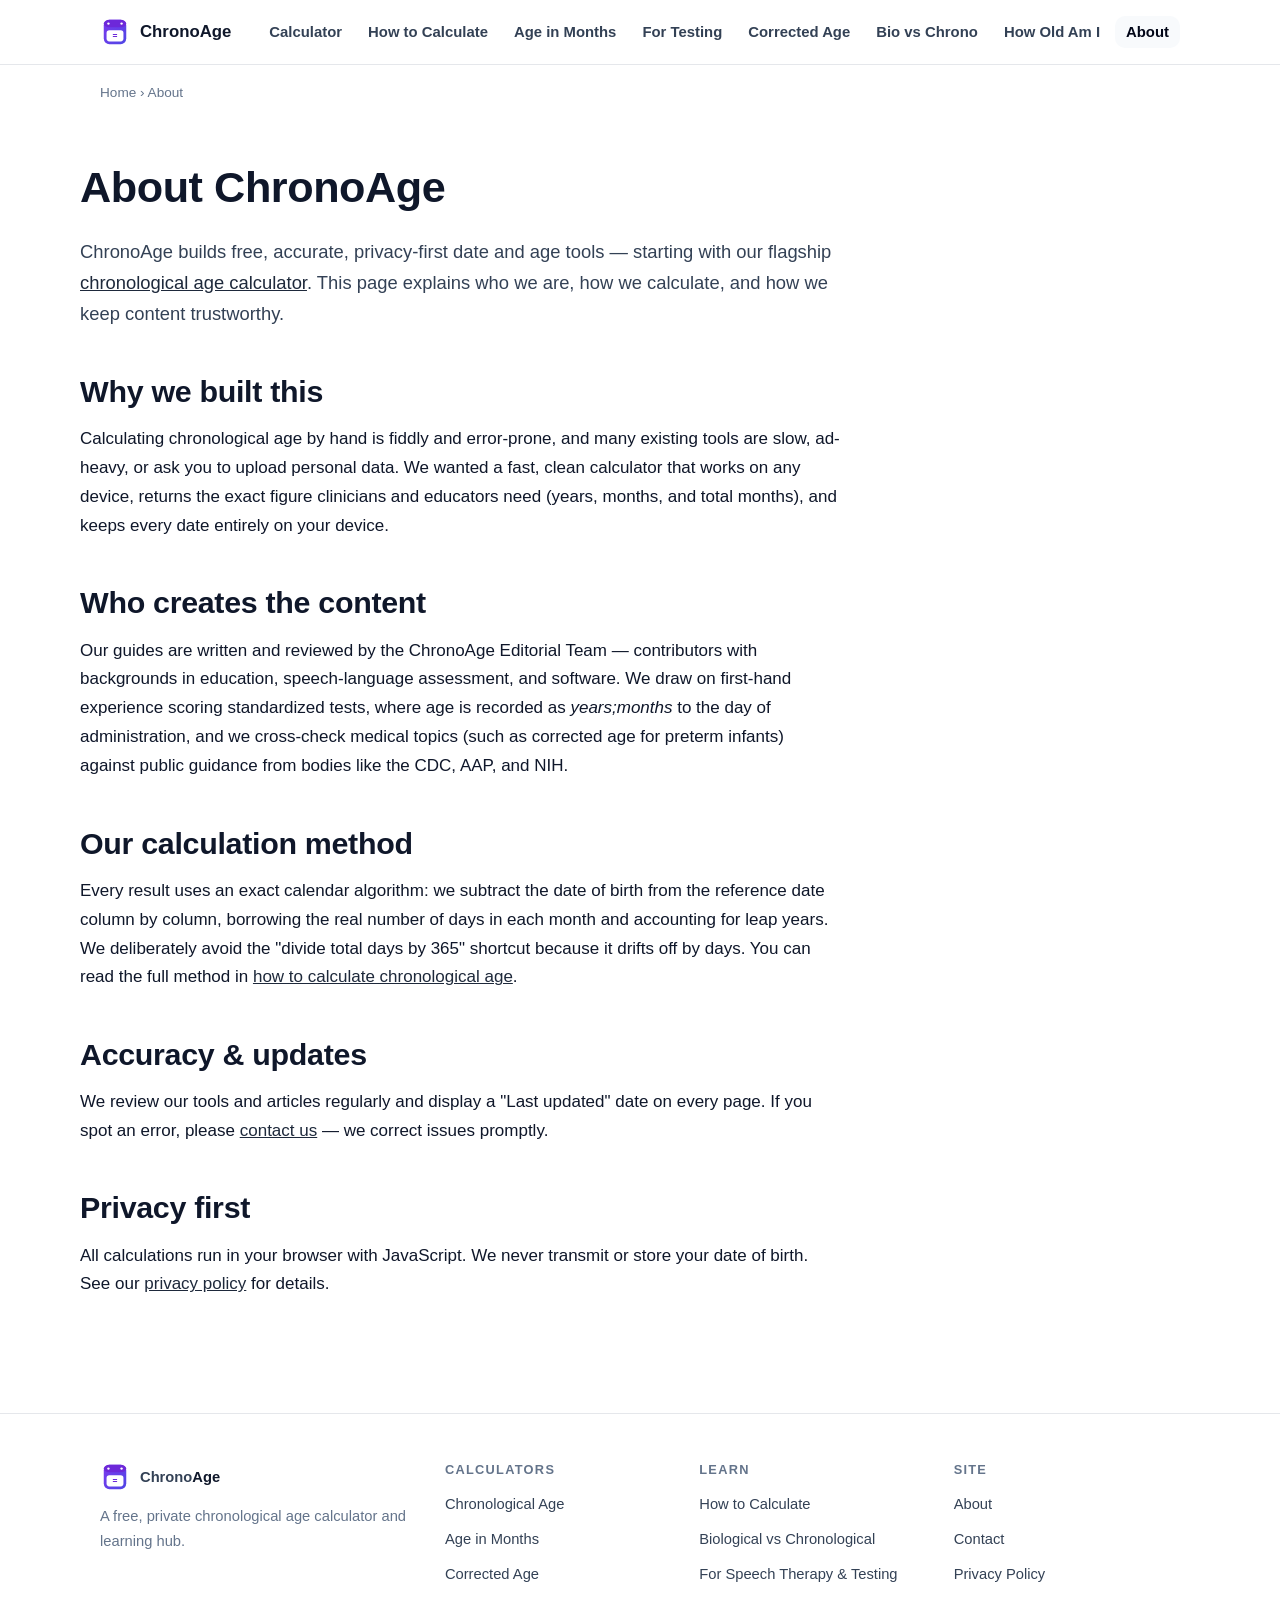
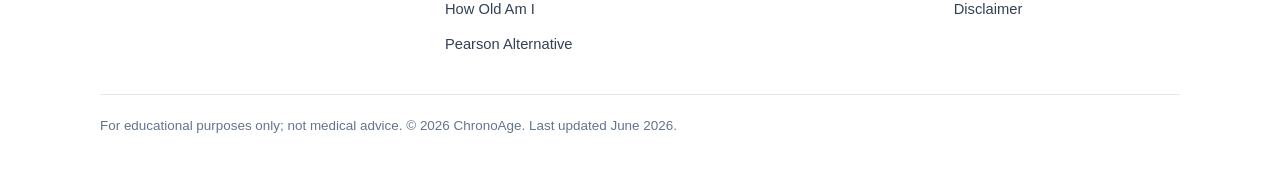
<file: about.html>
<!DOCTYPE html>
<html lang="en">
<head>
<meta charset="UTF-8">
<meta name="viewport" content="width=device-width, initial-scale=1">
<title>About ChronoAge – Our Chronological Age Calculator &amp; Method</title>
<meta name="description" content="About ChronoAge: who builds our free chronological age calculator, our calculation method, accuracy commitment, and content review and update policy.">
<link rel="canonical" href="https://chronological-age-calculator.example/about.html">
<meta name="theme-color" content="#ffffff">
<link rel="icon" type="image/svg+xml" href="assets/img/logo-mark.svg">
<link rel="manifest" href="manifest.webmanifest">
<link rel="stylesheet" href="assets/css/styles.css">
<script type="application/ld+json">
{"@context":"https://schema.org","@type":"Organization","name":"ChronoAge","url":"https://chronological-age-calculator.example/","logo":"https://chronological-age-calculator.example/assets/img/logo-mark.svg","description":"A free, privacy-first chronological age calculator and educational hub."}
</script>
</head>
<body>
<a class="skip-link" href="#main">Skip to content</a>
<header class="site-header">
  <div class="container nav">
    <a class="brand" href="index.html" aria-label="Chronological Age Calculator home"><img src="assets/img/logo-mark.svg" width="30" height="30" alt=""><span>Chrono<b>Age</b></span></a>
    <button class="nav-toggle" aria-label="Toggle menu" aria-expanded="false" aria-controls="nav-links"><svg viewBox="0 0 24 24" fill="none" stroke="currentColor" stroke-width="2"><path d="M3 6h18M3 12h18M3 18h18" stroke-linecap="round"/></svg></button>
    <ul class="nav-links" id="nav-links">
      <li><a href="index.html">Calculator</a></li>
      <li><a href="how-to-calculate-chronological-age.html">How to Calculate</a></li>
      <li><a href="age-in-months-calculator.html">Age in Months</a></li>
      <li><a href="chronological-age-calculator-for-testing.html">For Testing</a></li>
      <li><a href="corrected-age-calculator.html">Corrected Age</a></li>
      <li><a href="biological-vs-chronological-age.html">Bio vs Chrono</a></li>
      <li><a href="how-old-am-i.html">How Old Am I</a></li>
      <li><a href="about.html" aria-current="page">About</a></li>
    </ul>
  </div>
</header>
<main id="main">
<div class="container"><nav class="breadcrumb" aria-label="Breadcrumb"><a href="index.html">Home</a> › About</nav></div>
<section class="section container">
  <div class="prose">
    <h1>About ChronoAge</h1>
    <p class="lead">ChronoAge builds free, accurate, privacy-first date and age tools — starting with our flagship <a href="index.html">chronological age calculator</a>. This page explains who we are, how we calculate, and how we keep content trustworthy.</p>

    <h2>Why we built this</h2>
    <p>Calculating chronological age by hand is fiddly and error-prone, and many existing tools are slow, ad-heavy, or ask you to upload personal data. We wanted a fast, clean calculator that works on any device, returns the exact figure clinicians and educators need (years, months, and total months), and keeps every date entirely on your device.</p>

    <h2>Who creates the content</h2>
    <p>Our guides are written and reviewed by the ChronoAge Editorial Team — contributors with backgrounds in education, speech-language assessment, and software. We draw on first-hand experience scoring standardized tests, where age is recorded as <em>years;months</em> to the day of administration, and we cross-check medical topics (such as corrected age for preterm infants) against public guidance from bodies like the CDC, AAP, and NIH.</p>

    <h2>Our calculation method</h2>
    <p>Every result uses an exact calendar algorithm: we subtract the date of birth from the reference date column by column, borrowing the real number of days in each month and accounting for leap years. We deliberately avoid the "divide total days by 365" shortcut because it drifts off by days. You can read the full method in <a href="how-to-calculate-chronological-age.html">how to calculate chronological age</a>.</p>

    <h2>Accuracy &amp; updates</h2>
    <p>We review our tools and articles regularly and display a "Last updated" date on every page. If you spot an error, please <a href="contact.html">contact us</a> — we correct issues promptly.</p>

    <h2>Privacy first</h2>
    <p>All calculations run in your browser with JavaScript. We never transmit or store your date of birth. See our <a href="privacy-policy.html">privacy policy</a> for details.</p>
  </div>
</section>
</main>
<footer class="site-footer"><div class="container">
  <div class="footer-grid">
    <div><a class="brand" href="index.html"><img src="assets/img/logo-mark.svg" width="30" height="30" alt=""> <span>Chrono<b>Age</b></span></a><p style="color:var(--muted);font-size:.92rem;margin-top:12px">A free, private chronological age calculator and learning hub.</p></div>
    <div><h4>Calculators</h4><ul><li><a href="index.html">Chronological Age</a></li><li><a href="age-in-months-calculator.html">Age in Months</a></li><li><a href="corrected-age-calculator.html">Corrected Age</a></li><li><a href="how-old-am-i.html">How Old Am I</a></li><li><a href="pearson-chronological-age-calculator.html">Pearson Alternative</a></li></ul></div>
    <div><h4>Learn</h4><ul><li><a href="how-to-calculate-chronological-age.html">How to Calculate</a></li><li><a href="biological-vs-chronological-age.html">Biological vs Chronological</a></li><li><a href="chronological-age-calculator-for-testing.html">For Speech Therapy &amp; Testing</a></li></ul></div>
    <div><h4>Site</h4><ul><li><a href="about.html">About</a></li><li><a href="contact.html">Contact</a></li><li><a href="privacy-policy.html">Privacy Policy</a></li><li><a href="disclaimer.html">Disclaimer</a></li></ul></div>
  </div>
  <div class="footer-bottom"><p>For educational purposes only; not medical advice. &copy; <span id="year">2026</span> ChronoAge. Last updated June 2026.</p></div>
</div></footer>
<script src="assets/js/app.js" defer></script>
</body>
</html>
</file>
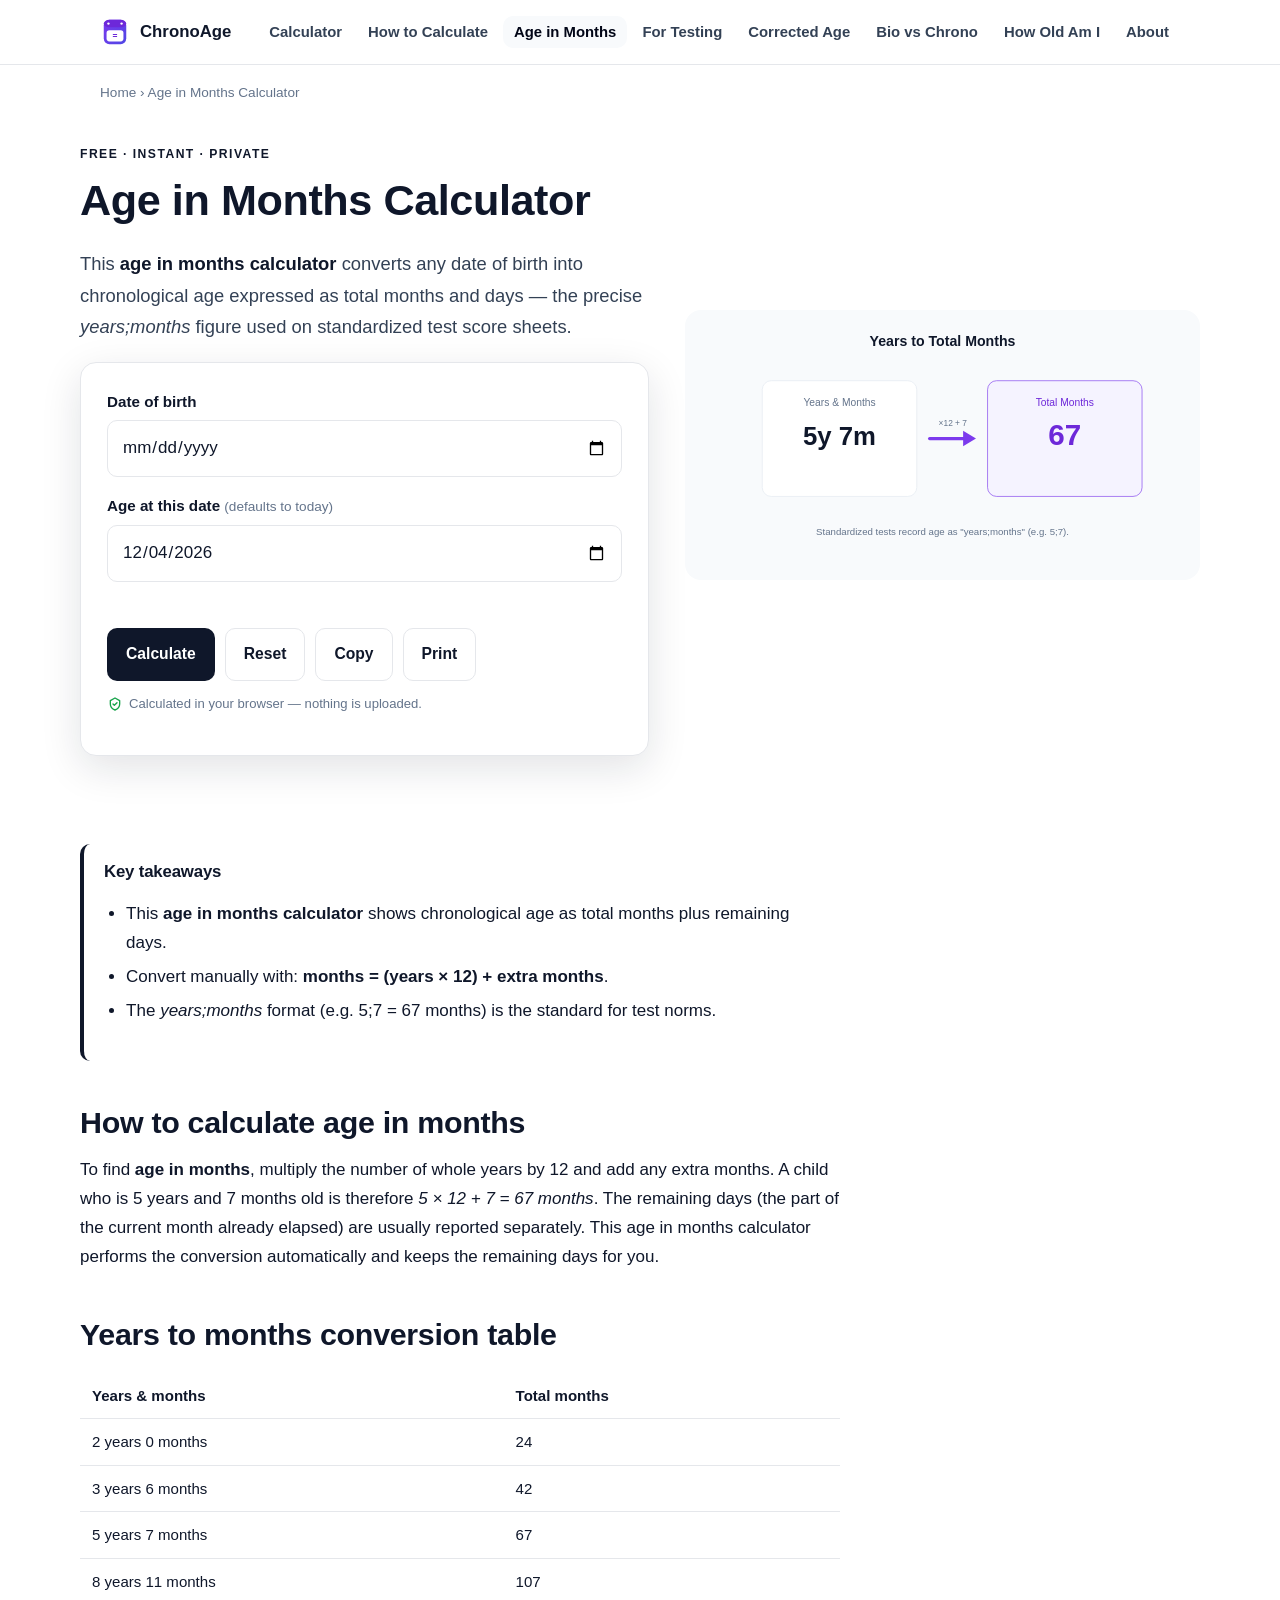
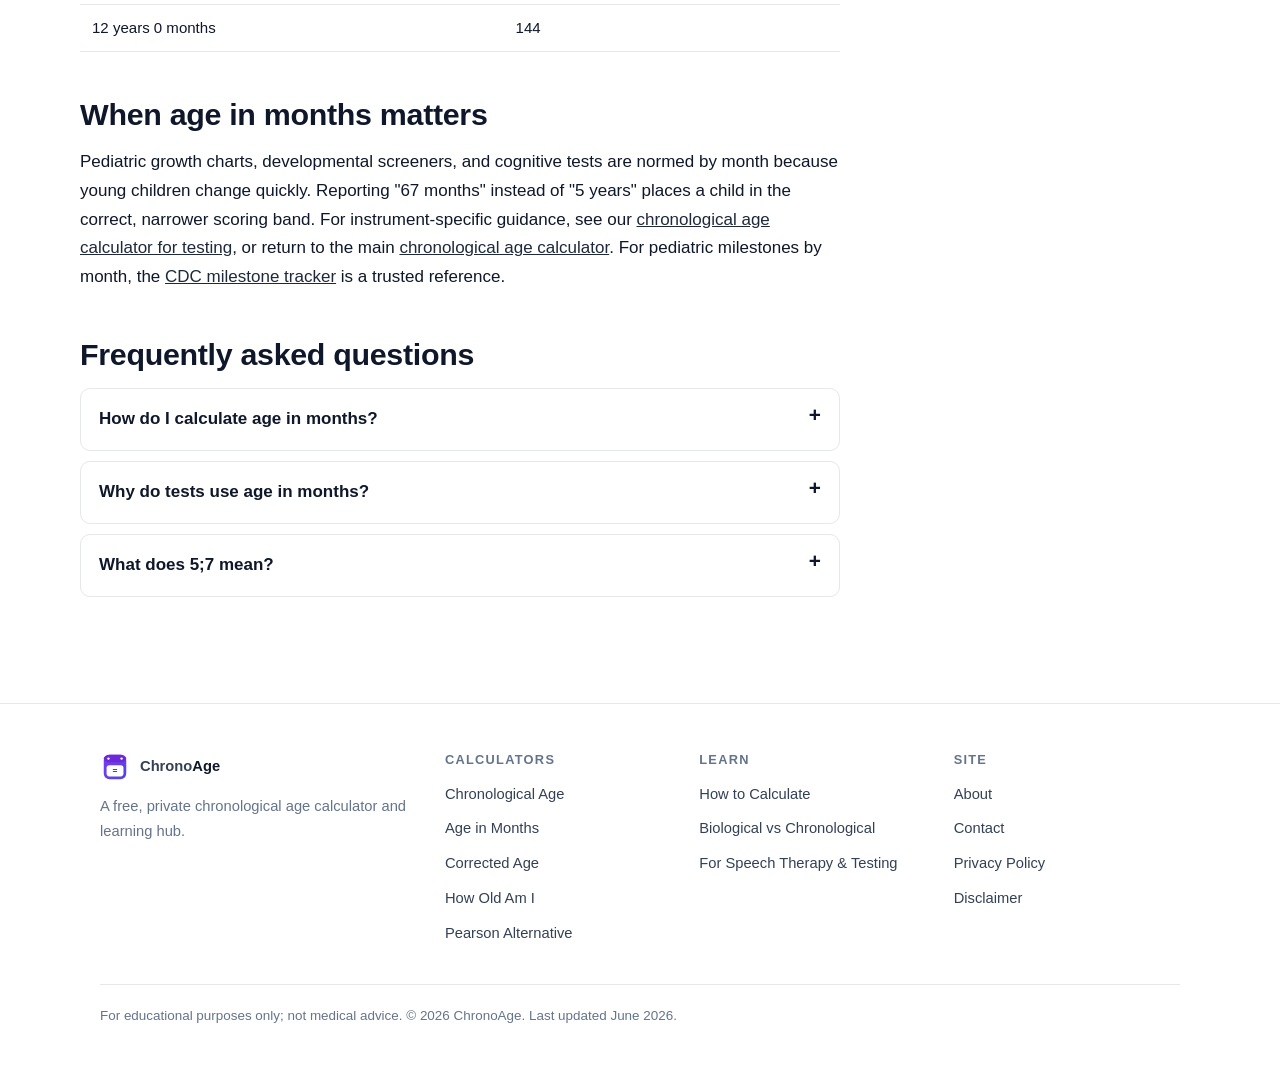
<file: age-in-months-calculator.html>
<!DOCTYPE html>
<html lang="en">
<head>
<meta charset="UTF-8">
<meta name="viewport" content="width=device-width, initial-scale=1">
<title>Age in Months Calculator – Chronological Age in Months &amp; Days</title>
<meta name="description" content="Free age in months calculator. Convert any date of birth to chronological age in total months and days — the years;months format used by standardized tests.">
<link rel="canonical" href="https://chronological-age-calculator.example/age-in-months-calculator.html">
<meta name="theme-color" content="#ffffff">
<meta property="og:type" content="article">
<meta property="og:title" content="Age in Months Calculator – Chronological Age in Months &amp; Days">
<meta property="og:description" content="Convert a date of birth to chronological age in total months and days.">
<meta property="og:image" content="https://chronological-age-calculator.example/assets/img/age-in-months-calculator-table.svg">
<meta name="twitter:card" content="summary_large_image">
<link rel="icon" type="image/svg+xml" href="assets/img/logo-mark.svg">
<link rel="manifest" href="manifest.webmanifest">
<link rel="stylesheet" href="assets/css/styles.css">
<script type="application/ld+json">
{"@context":"https://schema.org","@type":"BreadcrumbList","itemListElement":[
{"@type":"ListItem","position":1,"name":"Home","item":"https://chronological-age-calculator.example/"},
{"@type":"ListItem","position":2,"name":"Age in Months Calculator","item":"https://chronological-age-calculator.example/age-in-months-calculator.html"}]}
</script>
<script type="application/ld+json">
{"@context":"https://schema.org","@type":"FAQPage","mainEntity":[
{"@type":"Question","name":"How do I calculate age in months?","acceptedAnswer":{"@type":"Answer","text":"Multiply the number of whole years by 12 and add the extra months. For example, 5 years and 7 months is 5 × 12 + 7 = 67 months. This age in months calculator does it automatically and also shows the remaining days."}},
{"@type":"Question","name":"Why do tests use age in months?","acceptedAnswer":{"@type":"Answer","text":"Standardized assessments group norms by month, especially for children, so age in months (the years;months format) gives a more precise scoring band than whole years."}}]}
</script>
</head>
<body>
<a class="skip-link" href="#main">Skip to content</a>
<header class="site-header">
  <div class="container nav">
    <a class="brand" href="index.html" aria-label="Chronological Age Calculator home"><img src="assets/img/logo-mark.svg" width="30" height="30" alt=""><span>Chrono<b>Age</b></span></a>
    <button class="nav-toggle" aria-label="Toggle menu" aria-expanded="false" aria-controls="nav-links"><svg viewBox="0 0 24 24" fill="none" stroke="currentColor" stroke-width="2"><path d="M3 6h18M3 12h18M3 18h18" stroke-linecap="round"/></svg></button>
    <ul class="nav-links" id="nav-links">
      <li><a href="index.html">Calculator</a></li>
      <li><a href="how-to-calculate-chronological-age.html">How to Calculate</a></li>
      <li><a href="age-in-months-calculator.html" aria-current="page">Age in Months</a></li>
      <li><a href="chronological-age-calculator-for-testing.html">For Testing</a></li>
      <li><a href="corrected-age-calculator.html">Corrected Age</a></li>
      <li><a href="biological-vs-chronological-age.html">Bio vs Chrono</a></li>
      <li><a href="how-old-am-i.html">How Old Am I</a></li>
      <li><a href="about.html">About</a></li>
    </ul>
  </div>
</header>

<main id="main">
<div class="container">
  <nav class="breadcrumb" aria-label="Breadcrumb"><a href="index.html">Home</a> › Age in Months Calculator</nav>
</div>

<section class="hero container">
  <div class="hero-grid">
    <div>
      <p class="eyebrow">Free · Instant · Private</p>
      <h1>Age in Months Calculator</h1>
      <p class="lead">This <strong>age in months calculator</strong> converts any date of birth into chronological age expressed as total months and days — the precise <em>years;months</em> figure used on standardized test score sheets.</p>
      <form class="card calc-card" data-calc novalidate>
        <div class="field"><label for="dob">Date of birth</label><input type="date" id="dob" data-role="dob" required></div>
        <div class="field"><label for="ref">Age at this date <span class="hint">(defaults to today)</span></label><input type="date" id="ref" data-role="ref"></div>
        <p class="error-msg" data-role="error" role="alert" aria-live="assertive"></p>
        <div class="btn-row">
          <button type="submit" class="btn btn-primary" data-label="Calculate">Calculate</button>
          <button type="button" class="btn btn-ghost" data-role="reset" data-label="Reset">Reset</button>
          <button type="button" class="btn btn-ghost" data-role="copy" data-label="Copy">Copy</button>
          <button type="button" class="btn btn-ghost" data-role="print" data-label="Print">Print</button>
        </div>
        <div class="result hidden" data-role="result" aria-live="polite">
          <p class="result-main" data-out="main">—</p>
          <div class="result-grid">
            <div class="stat" data-out="months"></div>
            <div class="stat" data-out="weeks"></div>
            <div class="stat" data-out="days"></div>
            <div class="stat" data-out="next"></div>
          </div>
        </div>
        <p class="privacy-note"><svg viewBox="0 0 24 24" fill="none" stroke="currentColor" stroke-width="2"><path d="M12 3l7 4v5c0 4.4-3 7.6-7 9-4-1.4-7-4.6-7-9V7l7-4z" stroke-linejoin="round"/><path d="M9 12l2 2 4-4" stroke-linecap="round" stroke-linejoin="round"/></svg> Calculated in your browser — nothing is uploaded.</p>
      </form>
    </div>
    <div><img class="hero-art" src="assets/img/age-in-months-calculator-table.svg" width="800" height="420" alt="Age in months calculator converting chronological age from years to total months" loading="eager"></div>
  </div>
</section>

<section class="section container">
  <div class="prose">
    <div class="takeaways">
      <h2 class="mt-0">Key takeaways</h2>
      <ul>
        <li>This <strong>age in months calculator</strong> shows chronological age as total months plus remaining days.</li>
        <li>Convert manually with: <strong>months = (years × 12) + extra months</strong>.</li>
        <li>The <em>years;months</em> format (e.g. 5;7 = 67 months) is the standard for test norms.</li>
      </ul>
    </div>

    <h2>How to calculate age in months</h2>
    <p>To find <strong>age in months</strong>, multiply the number of whole years by 12 and add any extra months. A child who is 5 years and 7 months old is therefore <em>5 × 12 + 7 = 67 months</em>. The remaining days (the part of the current month already elapsed) are usually reported separately. This age in months calculator performs the conversion automatically and keeps the remaining days for you.</p>

    <h2>Years to months conversion table</h2>
    <div class="table-wrap">
      <table>
        <thead><tr><th>Years &amp; months</th><th>Total months</th></tr></thead>
        <tbody>
          <tr><td>2 years 0 months</td><td>24</td></tr>
          <tr><td>3 years 6 months</td><td>42</td></tr>
          <tr><td>5 years 7 months</td><td>67</td></tr>
          <tr><td>8 years 11 months</td><td>107</td></tr>
          <tr><td>12 years 0 months</td><td>144</td></tr>
        </tbody>
      </table>
    </div>

    <h2>When age in months matters</h2>
    <p>Pediatric growth charts, developmental screeners, and cognitive tests are normed by month because young children change quickly. Reporting "67 months" instead of "5 years" places a child in the correct, narrower scoring band. For instrument-specific guidance, see our <a href="chronological-age-calculator-for-testing.html">chronological age calculator for testing</a>, or return to the main <a href="index.html">chronological age calculator</a>. For pediatric milestones by month, the <a href="https://www.cdc.gov/ncbddd/actearly/milestones/index.html" rel="nofollow noopener" target="_blank">CDC milestone tracker</a> is a trusted reference.</p>

    <h2>Frequently asked questions</h2>
    <div class="faq">
      <details><summary>How do I calculate age in months?</summary><p>Multiply whole years by 12 and add extra months. For example, 5 years and 7 months is 5 × 12 + 7 = 67 months. The calculator above also shows the remaining days.</p></details>
      <details><summary>Why do tests use age in months?</summary><p>Standardized assessments group norms by month, so age in months gives a more precise scoring band than whole years, especially for children.</p></details>
      <details><summary>What does 5;7 mean?</summary><p>It is the years;months notation: 5 years and 7 months. It equals 67 total months.</p></details>
    </div>
  </div>
</section>
</main>

<footer class="site-footer"><div class="container">
  <div class="footer-grid">
    <div><a class="brand" href="index.html"><img src="assets/img/logo-mark.svg" width="30" height="30" alt=""> <span>Chrono<b>Age</b></span></a><p style="color:var(--muted);font-size:.92rem;margin-top:12px">A free, private chronological age calculator and learning hub.</p></div>
    <div><h4>Calculators</h4><ul><li><a href="index.html">Chronological Age</a></li><li><a href="age-in-months-calculator.html">Age in Months</a></li><li><a href="corrected-age-calculator.html">Corrected Age</a></li><li><a href="how-old-am-i.html">How Old Am I</a></li><li><a href="pearson-chronological-age-calculator.html">Pearson Alternative</a></li></ul></div>
    <div><h4>Learn</h4><ul><li><a href="how-to-calculate-chronological-age.html">How to Calculate</a></li><li><a href="biological-vs-chronological-age.html">Biological vs Chronological</a></li><li><a href="chronological-age-calculator-for-testing.html">For Speech Therapy &amp; Testing</a></li></ul></div>
    <div><h4>Site</h4><ul><li><a href="about.html">About</a></li><li><a href="contact.html">Contact</a></li><li><a href="privacy-policy.html">Privacy Policy</a></li><li><a href="disclaimer.html">Disclaimer</a></li></ul></div>
  </div>
  <div class="footer-bottom"><p>For educational purposes only; not medical advice. &copy; <span id="year">2026</span> ChronoAge. Last updated June 2026.</p></div>
</div></footer>
<script src="assets/js/app.js" defer></script>
</body>
</html>
</file>
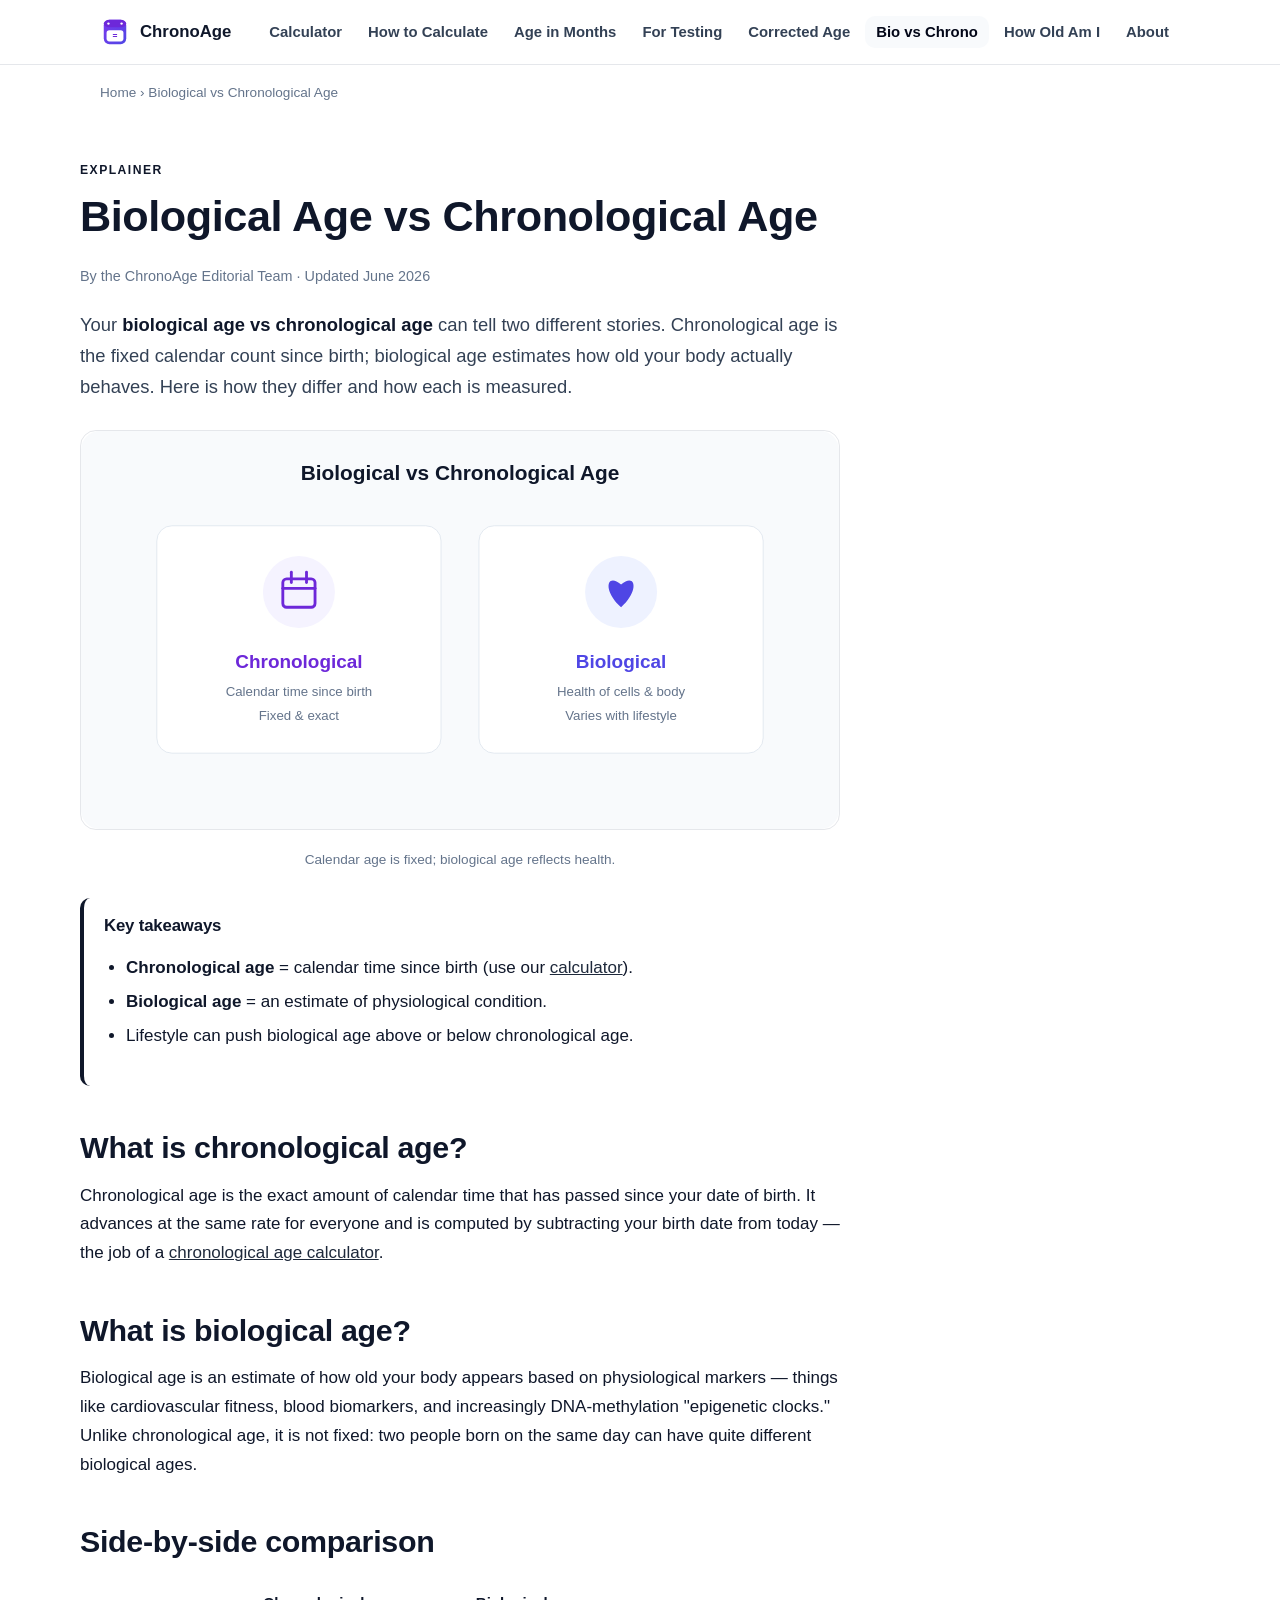
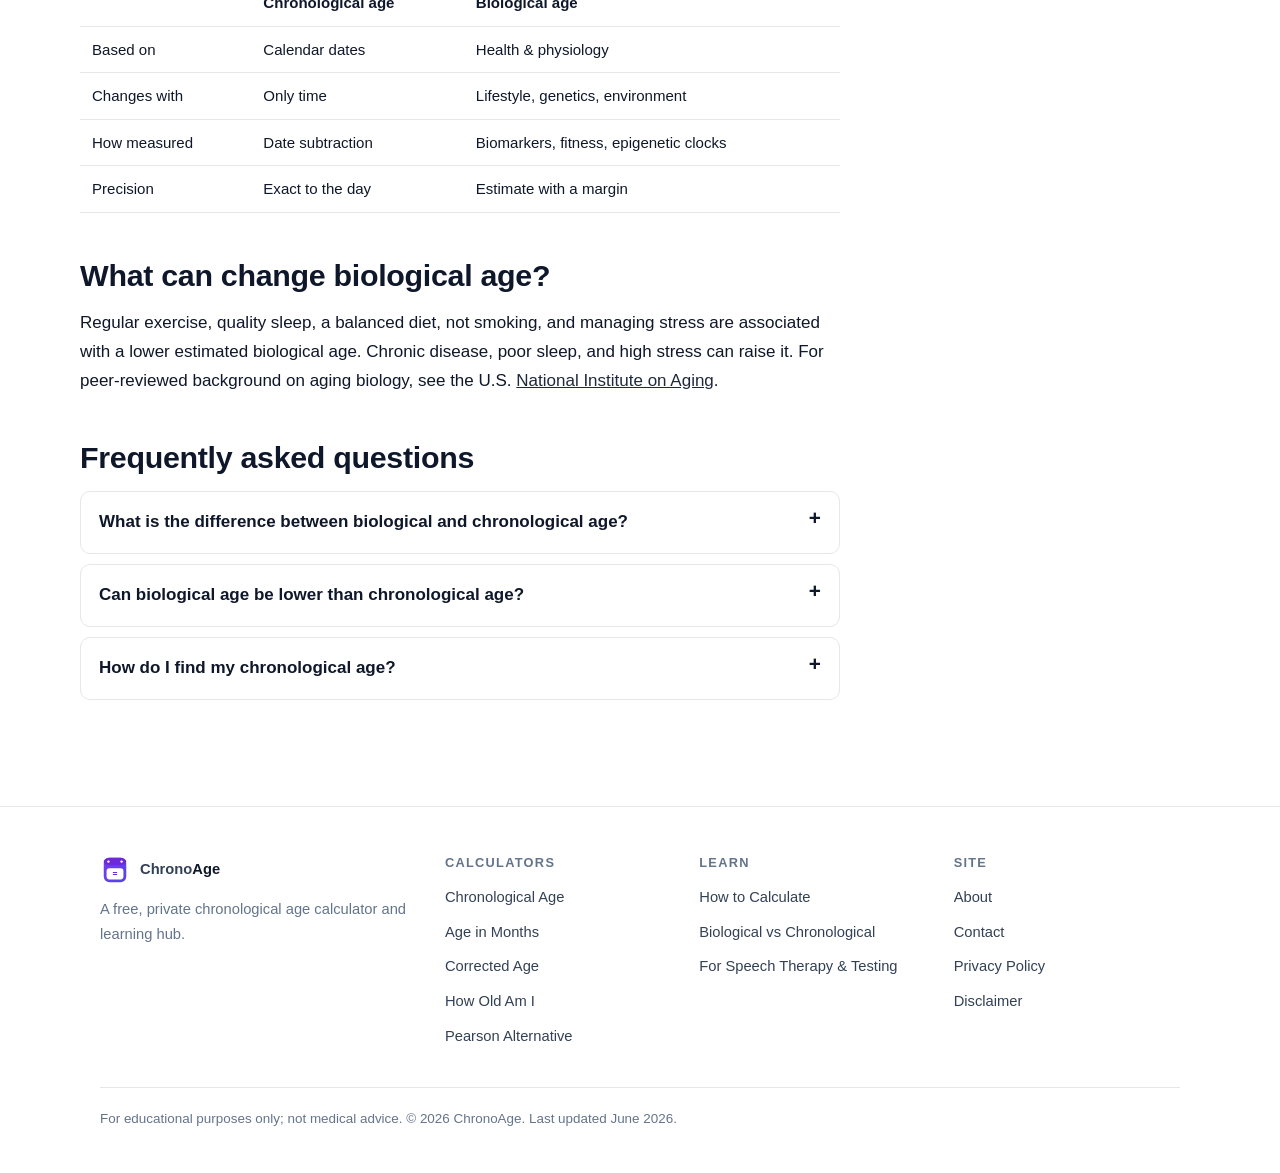
<file: biological-vs-chronological-age.html>
<!DOCTYPE html>
<html lang="en">
<head>
<meta charset="UTF-8">
<meta name="viewport" content="width=device-width, initial-scale=1">
<title>Biological Age vs Chronological Age: What's the Difference?</title>
<meta name="description" content="Biological age vs chronological age explained: how calendar age differs from your body's age, what changes biological age, and how each is measured.">
<link rel="canonical" href="https://chronological-age-calculator.example/biological-vs-chronological-age.html">
<meta name="theme-color" content="#ffffff">
<meta property="og:type" content="article">
<meta property="og:title" content="Biological Age vs Chronological Age: What's the Difference?">
<meta property="og:description" content="How calendar age differs from your body's physiological age, and how each is measured.">
<meta property="og:image" content="https://chronological-age-calculator.example/assets/img/biological-vs-chronological-age.svg">
<meta name="twitter:card" content="summary_large_image">
<link rel="icon" type="image/svg+xml" href="assets/img/logo-mark.svg">
<link rel="manifest" href="manifest.webmanifest">
<link rel="stylesheet" href="assets/css/styles.css">
<script type="application/ld+json">
{"@context":"https://schema.org","@type":"Article","headline":"Biological Age vs Chronological Age: What's the Difference?","author":{"@type":"Person","name":"ChronoAge Editorial Team"},"datePublished":"2026-06-01","dateModified":"2026-06-03","image":"https://chronological-age-calculator.example/assets/img/biological-vs-chronological-age.svg","publisher":{"@type":"Organization","name":"ChronoAge"}}
</script>
<script type="application/ld+json">
{"@context":"https://schema.org","@type":"FAQPage","mainEntity":[
{"@type":"Question","name":"What is the difference between biological and chronological age?","acceptedAnswer":{"@type":"Answer","text":"Chronological age is the calendar time since you were born and never changes its pace. Biological age estimates how old your body seems based on health and physiology, and it can be higher or lower than your chronological age."}},
{"@type":"Question","name":"Can biological age be lower than chronological age?","acceptedAnswer":{"@type":"Answer","text":"Yes. Healthy habits such as good sleep, exercise, and nutrition can make estimated biological age lower than chronological age, while chronic stress or illness can raise it."}}]}
</script>
</head>
<body>
<a class="skip-link" href="#main">Skip to content</a>
<header class="site-header">
  <div class="container nav">
    <a class="brand" href="index.html" aria-label="Chronological Age Calculator home"><img src="assets/img/logo-mark.svg" width="30" height="30" alt=""><span>Chrono<b>Age</b></span></a>
    <button class="nav-toggle" aria-label="Toggle menu" aria-expanded="false" aria-controls="nav-links"><svg viewBox="0 0 24 24" fill="none" stroke="currentColor" stroke-width="2"><path d="M3 6h18M3 12h18M3 18h18" stroke-linecap="round"/></svg></button>
    <ul class="nav-links" id="nav-links">
      <li><a href="index.html">Calculator</a></li>
      <li><a href="how-to-calculate-chronological-age.html">How to Calculate</a></li>
      <li><a href="age-in-months-calculator.html">Age in Months</a></li>
      <li><a href="chronological-age-calculator-for-testing.html">For Testing</a></li>
      <li><a href="corrected-age-calculator.html">Corrected Age</a></li>
      <li><a href="biological-vs-chronological-age.html" aria-current="page">Bio vs Chrono</a></li>
      <li><a href="how-old-am-i.html">How Old Am I</a></li>
      <li><a href="about.html">About</a></li>
    </ul>
  </div>
</header>

<main id="main">
<div class="container"><nav class="breadcrumb" aria-label="Breadcrumb"><a href="index.html">Home</a> › Biological vs Chronological Age</nav></div>

<section class="section container">
  <div class="prose">
    <p class="eyebrow">Explainer</p>
    <h1>Biological Age vs Chronological Age</h1>
    <p class="byline">By the ChronoAge Editorial Team · Updated June 2026</p>
    <p class="lead">Your <strong>biological age vs chronological age</strong> can tell two different stories. Chronological age is the fixed calendar count since birth; biological age estimates how old your body actually behaves. Here is how they differ and how each is measured.</p>

    <figure>
      <img src="assets/img/biological-vs-chronological-age.svg" width="800" height="420" alt="Biological age vs chronological age comparison of calendar age and physiological age" loading="lazy">
      <figcaption>Calendar age is fixed; biological age reflects health.</figcaption>
    </figure>

    <div class="takeaways">
      <h2 class="mt-0">Key takeaways</h2>
      <ul>
        <li><strong>Chronological age</strong> = calendar time since birth (use our <a href="index.html">calculator</a>).</li>
        <li><strong>Biological age</strong> = an estimate of physiological condition.</li>
        <li>Lifestyle can push biological age above or below chronological age.</li>
      </ul>
    </div>

    <h2>What is chronological age?</h2>
    <p>Chronological age is the exact amount of calendar time that has passed since your date of birth. It advances at the same rate for everyone and is computed by subtracting your birth date from today — the job of a <a href="index.html">chronological age calculator</a>.</p>

    <h2>What is biological age?</h2>
    <p>Biological age is an estimate of how old your body appears based on physiological markers — things like cardiovascular fitness, blood biomarkers, and increasingly DNA-methylation "epigenetic clocks." Unlike chronological age, it is not fixed: two people born on the same day can have quite different biological ages.</p>

    <h2>Side-by-side comparison</h2>
    <div class="table-wrap">
      <table>
        <thead><tr><th></th><th>Chronological age</th><th>Biological age</th></tr></thead>
        <tbody>
          <tr><td>Based on</td><td>Calendar dates</td><td>Health &amp; physiology</td></tr>
          <tr><td>Changes with</td><td>Only time</td><td>Lifestyle, genetics, environment</td></tr>
          <tr><td>How measured</td><td>Date subtraction</td><td>Biomarkers, fitness, epigenetic clocks</td></tr>
          <tr><td>Precision</td><td>Exact to the day</td><td>Estimate with a margin</td></tr>
        </tbody>
      </table>
    </div>

    <h2>What can change biological age?</h2>
    <p>Regular exercise, quality sleep, a balanced diet, not smoking, and managing stress are associated with a lower estimated biological age. Chronic disease, poor sleep, and high stress can raise it. For peer-reviewed background on aging biology, see the U.S. <a href="https://www.nia.nih.gov/health/aging" rel="nofollow noopener" target="_blank">National Institute on Aging</a>.</p>

    <h2>Frequently asked questions</h2>
    <div class="faq">
      <details><summary>What is the difference between biological and chronological age?</summary><p>Chronological age is calendar time since birth and never changes pace. Biological age estimates how old your body seems and can be higher or lower than your chronological age.</p></details>
      <details><summary>Can biological age be lower than chronological age?</summary><p>Yes. Healthy habits can make estimated biological age lower, while chronic stress or illness can raise it.</p></details>
      <details><summary>How do I find my chronological age?</summary><p>Use the <a href="index.html">chronological age calculator</a> — enter your date of birth and it returns your exact age.</p></details>
    </div>
  </div>
</section>
</main>

<footer class="site-footer"><div class="container">
  <div class="footer-grid">
    <div><a class="brand" href="index.html"><img src="assets/img/logo-mark.svg" width="30" height="30" alt=""> <span>Chrono<b>Age</b></span></a><p style="color:var(--muted);font-size:.92rem;margin-top:12px">A free, private chronological age calculator and learning hub.</p></div>
    <div><h4>Calculators</h4><ul><li><a href="index.html">Chronological Age</a></li><li><a href="age-in-months-calculator.html">Age in Months</a></li><li><a href="corrected-age-calculator.html">Corrected Age</a></li><li><a href="how-old-am-i.html">How Old Am I</a></li><li><a href="pearson-chronological-age-calculator.html">Pearson Alternative</a></li></ul></div>
    <div><h4>Learn</h4><ul><li><a href="how-to-calculate-chronological-age.html">How to Calculate</a></li><li><a href="biological-vs-chronological-age.html">Biological vs Chronological</a></li><li><a href="chronological-age-calculator-for-testing.html">For Speech Therapy &amp; Testing</a></li></ul></div>
    <div><h4>Site</h4><ul><li><a href="about.html">About</a></li><li><a href="contact.html">Contact</a></li><li><a href="privacy-policy.html">Privacy Policy</a></li><li><a href="disclaimer.html">Disclaimer</a></li></ul></div>
  </div>
  <div class="footer-bottom"><p>For educational purposes only; not medical advice. &copy; <span id="year">2026</span> ChronoAge. Last updated June 2026.</p></div>
</div></footer>
<script src="assets/js/app.js" defer></script>
</body>
</html>
</file>
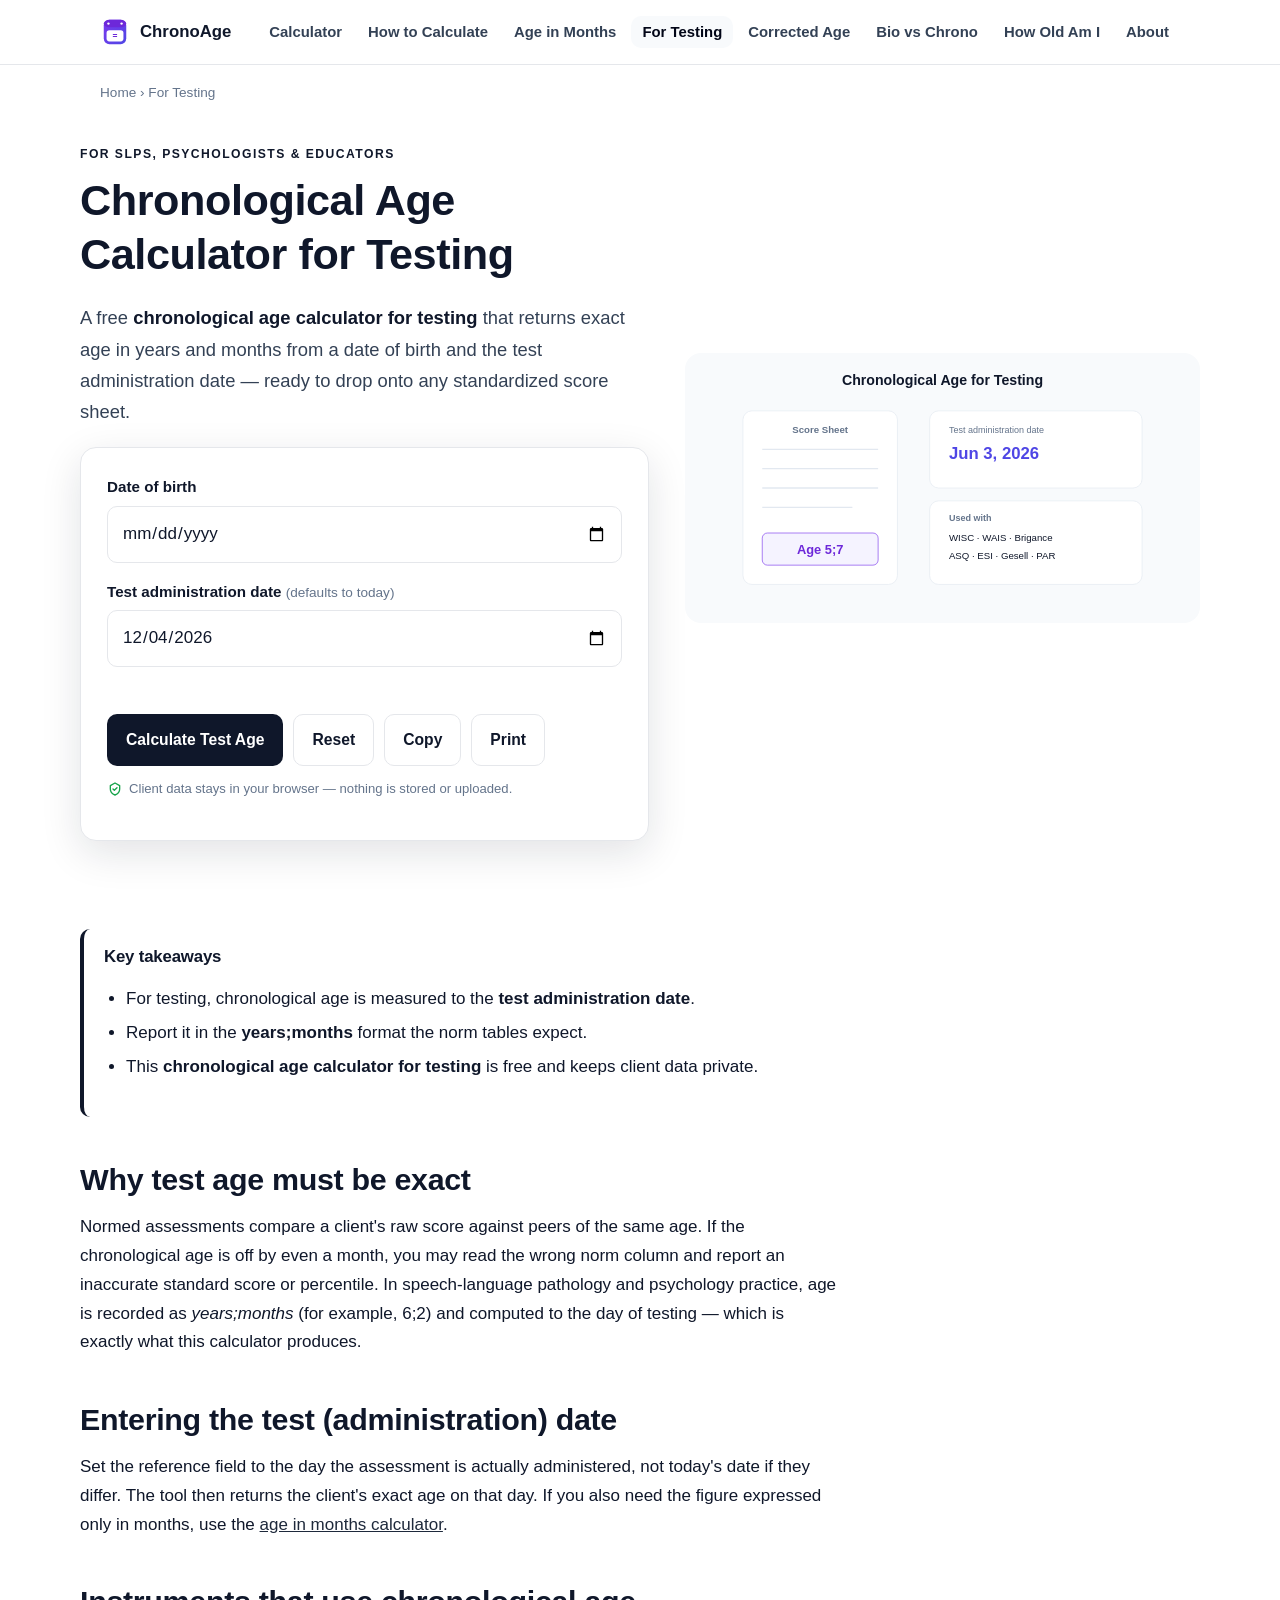
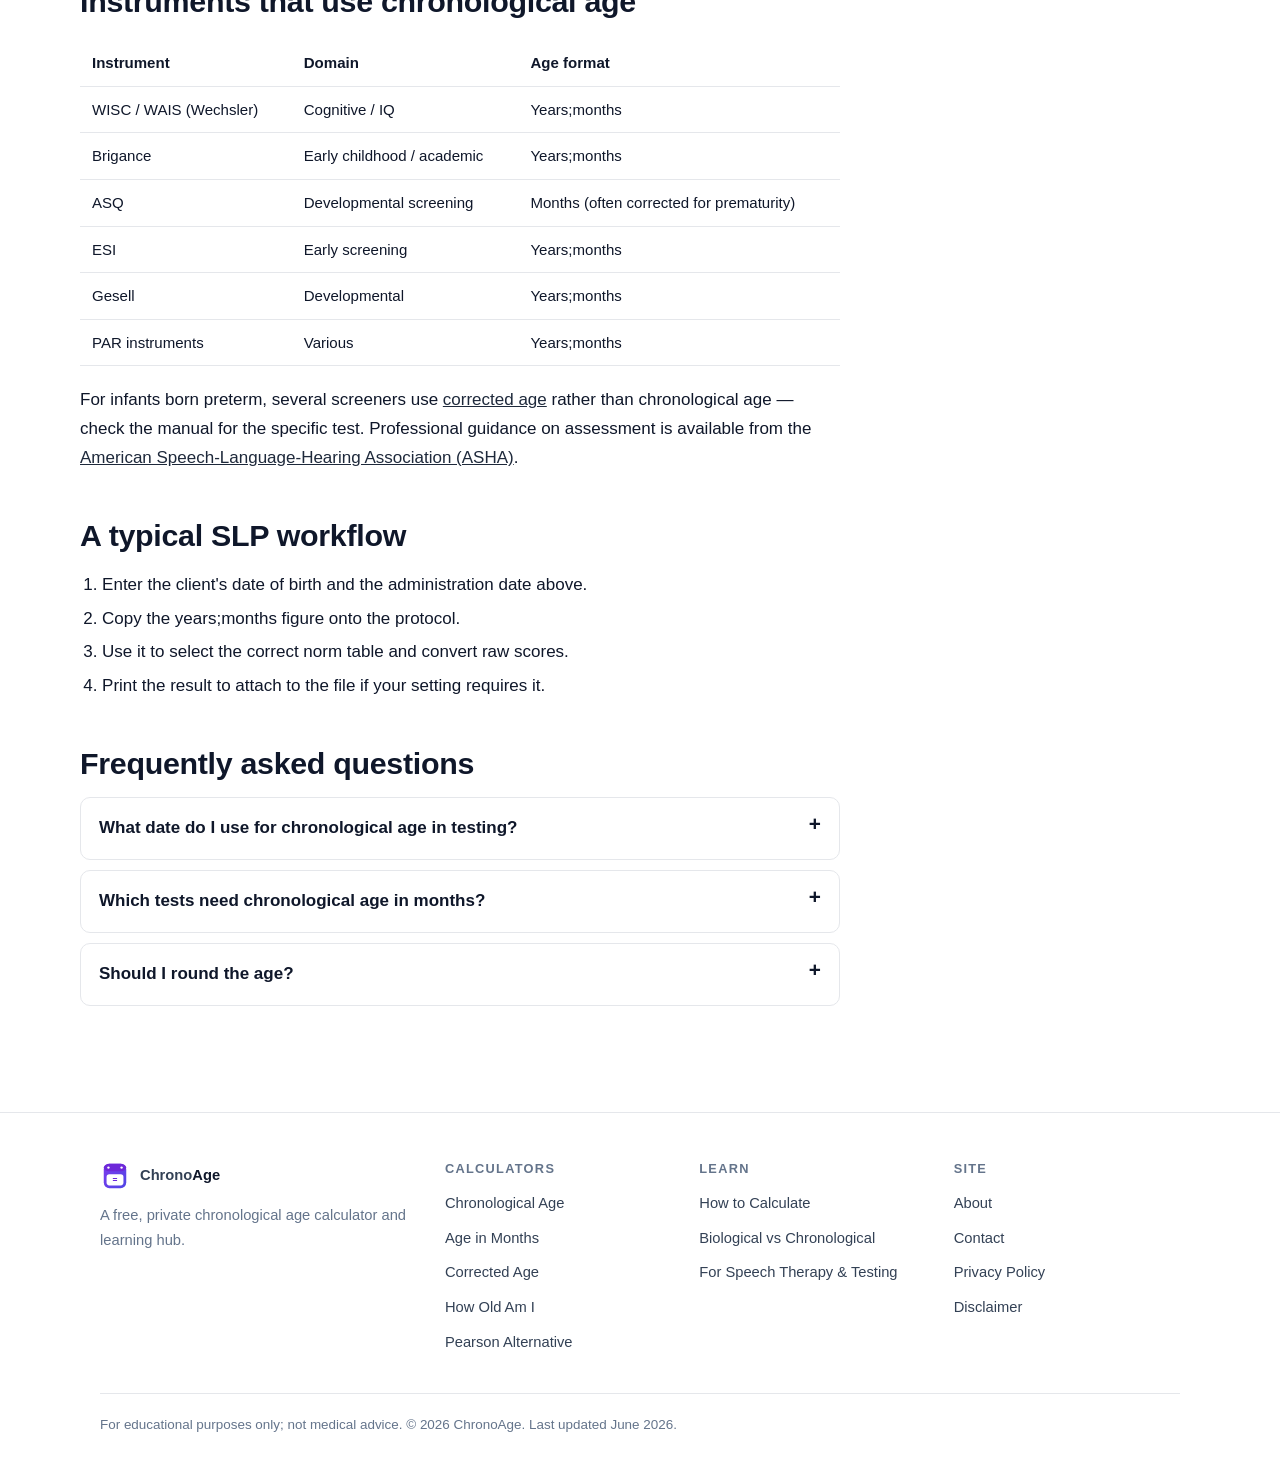
<file: chronological-age-calculator-for-testing.html>
<!DOCTYPE html>
<html lang="en">
<head>
<meta charset="UTF-8">
<meta name="viewport" content="width=device-width, initial-scale=1">
<title>Chronological Age Calculator for Testing (SLP &amp; Assessments)</title>
<meta name="description" content="A free chronological age calculator for testing — get exact age in years and months for WISC, WAIS, Brigance, ASQ, and speech-language assessments.">
<link rel="canonical" href="https://chronological-age-calculator.example/chronological-age-calculator-for-testing.html">
<meta name="theme-color" content="#ffffff">
<meta property="og:type" content="article">
<meta property="og:title" content="Chronological Age Calculator for Testing (SLP &amp; Assessments)">
<meta property="og:description" content="Exact age in years and months for WISC, WAIS, Brigance, ASQ and speech-language assessments.">
<meta property="og:image" content="https://chronological-age-calculator.example/assets/img/chronological-age-calculator-for-testing.svg">
<meta name="twitter:card" content="summary_large_image">
<link rel="icon" type="image/svg+xml" href="assets/img/logo-mark.svg">
<link rel="manifest" href="manifest.webmanifest">
<link rel="stylesheet" href="assets/css/styles.css">
<script type="application/ld+json">
{"@context":"https://schema.org","@type":"BreadcrumbList","itemListElement":[
{"@type":"ListItem","position":1,"name":"Home","item":"https://chronological-age-calculator.example/"},
{"@type":"ListItem","position":2,"name":"For Testing","item":"https://chronological-age-calculator.example/chronological-age-calculator-for-testing.html"}]}
</script>
<script type="application/ld+json">
{"@context":"https://schema.org","@type":"FAQPage","mainEntity":[
{"@type":"Question","name":"What date do I use for chronological age in testing?","acceptedAnswer":{"@type":"Answer","text":"Use the actual test administration date as the reference date. Chronological age for testing is the time between the date of birth and the day the assessment is given, reported in years and months."}},
{"@type":"Question","name":"Which tests need chronological age in months?","acceptedAnswer":{"@type":"Answer","text":"Most normed assessments, including the WISC, WAIS, Brigance, ASQ, ESI, Gesell, and PAR instruments, use chronological age in years;months to select the correct norm table."}}]}
</script>
</head>
<body>
<a class="skip-link" href="#main">Skip to content</a>
<header class="site-header">
  <div class="container nav">
    <a class="brand" href="index.html" aria-label="Chronological Age Calculator home"><img src="assets/img/logo-mark.svg" width="30" height="30" alt=""><span>Chrono<b>Age</b></span></a>
    <button class="nav-toggle" aria-label="Toggle menu" aria-expanded="false" aria-controls="nav-links"><svg viewBox="0 0 24 24" fill="none" stroke="currentColor" stroke-width="2"><path d="M3 6h18M3 12h18M3 18h18" stroke-linecap="round"/></svg></button>
    <ul class="nav-links" id="nav-links">
      <li><a href="index.html">Calculator</a></li>
      <li><a href="how-to-calculate-chronological-age.html">How to Calculate</a></li>
      <li><a href="age-in-months-calculator.html">Age in Months</a></li>
      <li><a href="chronological-age-calculator-for-testing.html" aria-current="page">For Testing</a></li>
      <li><a href="corrected-age-calculator.html">Corrected Age</a></li>
      <li><a href="biological-vs-chronological-age.html">Bio vs Chrono</a></li>
      <li><a href="how-old-am-i.html">How Old Am I</a></li>
      <li><a href="about.html">About</a></li>
    </ul>
  </div>
</header>

<main id="main">
<div class="container"><nav class="breadcrumb" aria-label="Breadcrumb"><a href="index.html">Home</a> › For Testing</nav></div>

<section class="hero container">
  <div class="hero-grid">
    <div>
      <p class="eyebrow">For SLPs, psychologists &amp; educators</p>
      <h1>Chronological Age Calculator for Testing</h1>
      <p class="lead">A free <strong>chronological age calculator for testing</strong> that returns exact age in years and months from a date of birth and the test administration date — ready to drop onto any standardized score sheet.</p>
      <form class="card calc-card" data-calc novalidate>
        <div class="field"><label for="dob">Date of birth</label><input type="date" id="dob" data-role="dob" required></div>
        <div class="field"><label for="ref">Test administration date <span class="hint">(defaults to today)</span></label><input type="date" id="ref" data-role="ref"></div>
        <p class="error-msg" data-role="error" role="alert" aria-live="assertive"></p>
        <div class="btn-row">
          <button type="submit" class="btn btn-primary" data-label="Calculate">Calculate Test Age</button>
          <button type="button" class="btn btn-ghost" data-role="reset" data-label="Reset">Reset</button>
          <button type="button" class="btn btn-ghost" data-role="copy" data-label="Copy">Copy</button>
          <button type="button" class="btn btn-ghost" data-role="print" data-label="Print">Print</button>
        </div>
        <div class="result hidden" data-role="result" aria-live="polite">
          <p class="result-main" data-out="main">—</p>
          <div class="result-grid">
            <div class="stat" data-out="months"></div>
            <div class="stat" data-out="weeks"></div>
            <div class="stat" data-out="days"></div>
            <div class="stat" data-out="next"></div>
          </div>
        </div>
        <p class="privacy-note"><svg viewBox="0 0 24 24" fill="none" stroke="currentColor" stroke-width="2"><path d="M12 3l7 4v5c0 4.4-3 7.6-7 9-4-1.4-7-4.6-7-9V7l7-4z" stroke-linejoin="round"/><path d="M9 12l2 2 4-4" stroke-linecap="round" stroke-linejoin="round"/></svg> Client data stays in your browser — nothing is stored or uploaded.</p>
      </form>
    </div>
    <div><img class="hero-art" src="assets/img/chronological-age-calculator-for-testing.svg" width="800" height="420" alt="Chronological age calculator for testing showing age in years and months for SLP assessments" loading="eager"></div>
  </div>
</section>

<section class="section container">
  <div class="prose">
    <div class="takeaways">
      <h2 class="mt-0">Key takeaways</h2>
      <ul>
        <li>For testing, chronological age is measured to the <strong>test administration date</strong>.</li>
        <li>Report it in the <strong>years;months</strong> format the norm tables expect.</li>
        <li>This <strong>chronological age calculator for testing</strong> is free and keeps client data private.</li>
      </ul>
    </div>

    <h2>Why test age must be exact</h2>
    <p>Normed assessments compare a client's raw score against peers of the same age. If the chronological age is off by even a month, you may read the wrong norm column and report an inaccurate standard score or percentile. In speech-language pathology and psychology practice, age is recorded as <em>years;months</em> (for example, 6;2) and computed to the day of testing — which is exactly what this calculator produces.</p>

    <h2>Entering the test (administration) date</h2>
    <p>Set the reference field to the day the assessment is actually administered, not today's date if they differ. The tool then returns the client's exact age on that day. If you also need the figure expressed only in months, use the <a href="age-in-months-calculator.html">age in months calculator</a>.</p>

    <h2>Instruments that use chronological age</h2>
    <div class="table-wrap">
      <table>
        <thead><tr><th>Instrument</th><th>Domain</th><th>Age format</th></tr></thead>
        <tbody>
          <tr><td>WISC / WAIS (Wechsler)</td><td>Cognitive / IQ</td><td>Years;months</td></tr>
          <tr><td>Brigance</td><td>Early childhood / academic</td><td>Years;months</td></tr>
          <tr><td>ASQ</td><td>Developmental screening</td><td>Months (often corrected for prematurity)</td></tr>
          <tr><td>ESI</td><td>Early screening</td><td>Years;months</td></tr>
          <tr><td>Gesell</td><td>Developmental</td><td>Years;months</td></tr>
          <tr><td>PAR instruments</td><td>Various</td><td>Years;months</td></tr>
        </tbody>
      </table>
    </div>
    <p>For infants born preterm, several screeners use <a href="corrected-age-calculator.html">corrected age</a> rather than chronological age — check the manual for the specific test. Professional guidance on assessment is available from the <a href="https://www.asha.org/" rel="nofollow noopener" target="_blank">American Speech-Language-Hearing Association (ASHA)</a>.</p>

    <h2>A typical SLP workflow</h2>
    <ol>
      <li>Enter the client's date of birth and the administration date above.</li>
      <li>Copy the years;months figure onto the protocol.</li>
      <li>Use it to select the correct norm table and convert raw scores.</li>
      <li>Print the result to attach to the file if your setting requires it.</li>
    </ol>

    <h2>Frequently asked questions</h2>
    <div class="faq">
      <details><summary>What date do I use for chronological age in testing?</summary><p>Use the actual test administration date as the reference. Chronological age for testing is the time between the date of birth and the day the assessment is given, in years and months.</p></details>
      <details><summary>Which tests need chronological age in months?</summary><p>Most normed assessments — WISC, WAIS, Brigance, ASQ, ESI, Gesell and PAR instruments — use chronological age in years;months to select the right norm table.</p></details>
      <details><summary>Should I round the age?</summary><p>Follow the test manual. Many tests do not round; they place the client into a band based on the exact years;months value.</p></details>
    </div>
  </div>
</section>
</main>

<footer class="site-footer"><div class="container">
  <div class="footer-grid">
    <div><a class="brand" href="index.html"><img src="assets/img/logo-mark.svg" width="30" height="30" alt=""> <span>Chrono<b>Age</b></span></a><p style="color:var(--muted);font-size:.92rem;margin-top:12px">A free, private chronological age calculator and learning hub.</p></div>
    <div><h4>Calculators</h4><ul><li><a href="index.html">Chronological Age</a></li><li><a href="age-in-months-calculator.html">Age in Months</a></li><li><a href="corrected-age-calculator.html">Corrected Age</a></li><li><a href="how-old-am-i.html">How Old Am I</a></li><li><a href="pearson-chronological-age-calculator.html">Pearson Alternative</a></li></ul></div>
    <div><h4>Learn</h4><ul><li><a href="how-to-calculate-chronological-age.html">How to Calculate</a></li><li><a href="biological-vs-chronological-age.html">Biological vs Chronological</a></li><li><a href="chronological-age-calculator-for-testing.html">For Speech Therapy &amp; Testing</a></li></ul></div>
    <div><h4>Site</h4><ul><li><a href="about.html">About</a></li><li><a href="contact.html">Contact</a></li><li><a href="privacy-policy.html">Privacy Policy</a></li><li><a href="disclaimer.html">Disclaimer</a></li></ul></div>
  </div>
  <div class="footer-bottom"><p>For educational purposes only; not medical advice. &copy; <span id="year">2026</span> ChronoAge. Last updated June 2026.</p></div>
</div></footer>
<script src="assets/js/app.js" defer></script>
</body>
</html>
</file>
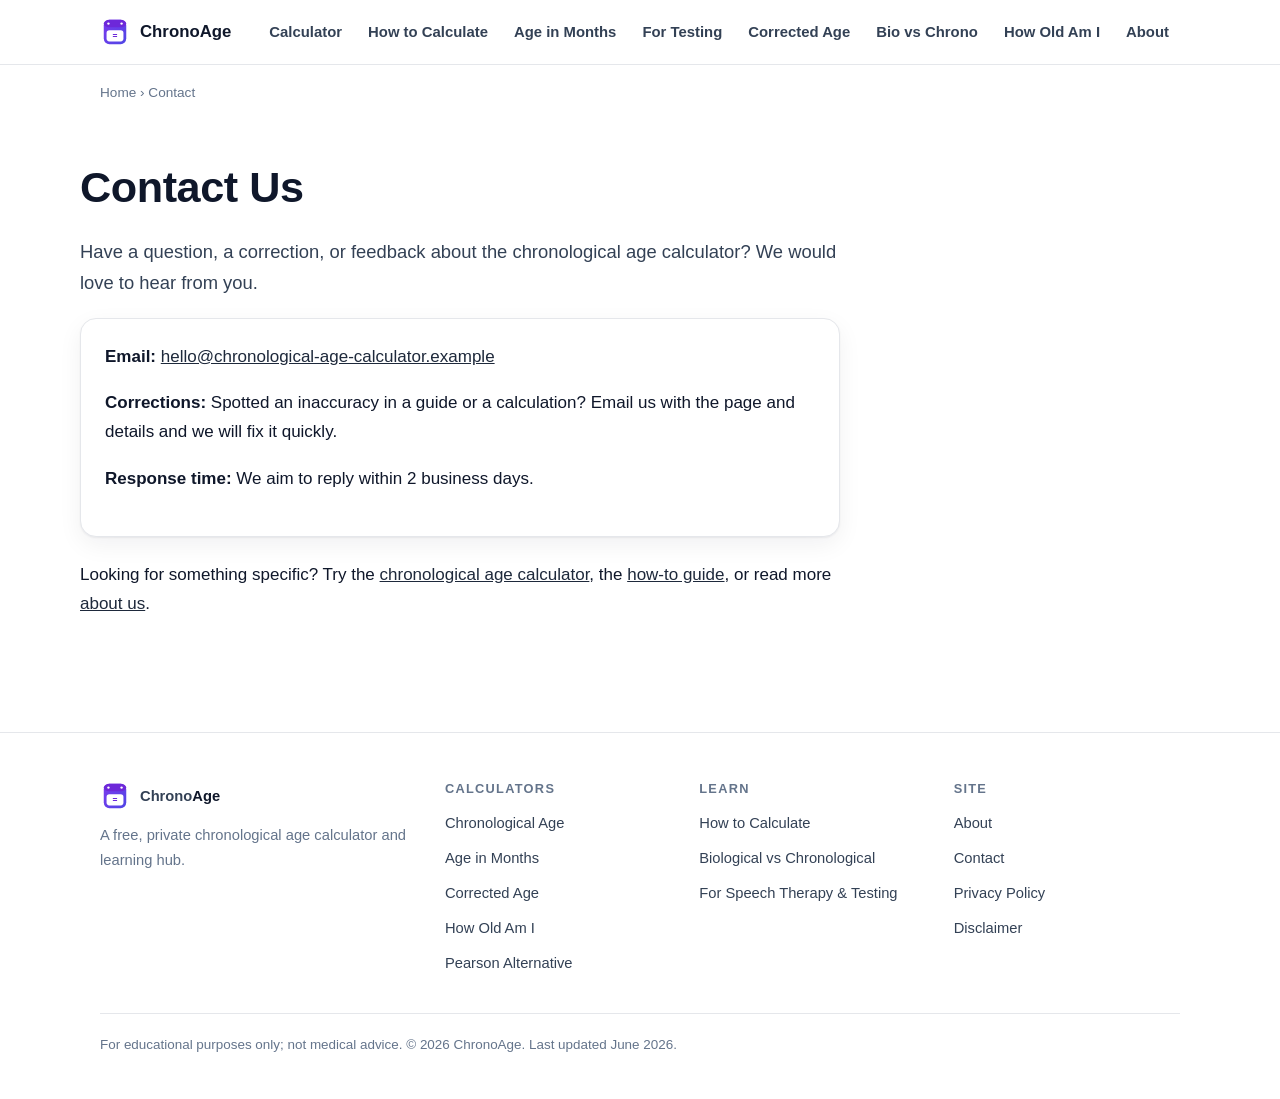
<file: contact.html>
<!DOCTYPE html>
<html lang="en">
<head>
<meta charset="UTF-8">
<meta name="viewport" content="width=device-width, initial-scale=1">
<title>Contact ChronoAge – Chronological Age Calculator Support</title>
<meta name="description" content="Contact the ChronoAge team with questions, corrections, or feedback about our free chronological age calculator and guides.">
<link rel="canonical" href="https://chronological-age-calculator.example/contact.html">
<meta name="theme-color" content="#ffffff">
<link rel="icon" type="image/svg+xml" href="assets/img/logo-mark.svg">
<link rel="manifest" href="manifest.webmanifest">
<link rel="stylesheet" href="assets/css/styles.css">
</head>
<body>
<a class="skip-link" href="#main">Skip to content</a>
<header class="site-header">
  <div class="container nav">
    <a class="brand" href="index.html" aria-label="Chronological Age Calculator home"><img src="assets/img/logo-mark.svg" width="30" height="30" alt=""><span>Chrono<b>Age</b></span></a>
    <button class="nav-toggle" aria-label="Toggle menu" aria-expanded="false" aria-controls="nav-links"><svg viewBox="0 0 24 24" fill="none" stroke="currentColor" stroke-width="2"><path d="M3 6h18M3 12h18M3 18h18" stroke-linecap="round"/></svg></button>
    <ul class="nav-links" id="nav-links">
      <li><a href="index.html">Calculator</a></li>
      <li><a href="how-to-calculate-chronological-age.html">How to Calculate</a></li>
      <li><a href="age-in-months-calculator.html">Age in Months</a></li>
      <li><a href="chronological-age-calculator-for-testing.html">For Testing</a></li>
      <li><a href="corrected-age-calculator.html">Corrected Age</a></li>
      <li><a href="biological-vs-chronological-age.html">Bio vs Chrono</a></li>
      <li><a href="how-old-am-i.html">How Old Am I</a></li>
      <li><a href="about.html">About</a></li>
    </ul>
  </div>
</header>
<main id="main">
<div class="container"><nav class="breadcrumb" aria-label="Breadcrumb"><a href="index.html">Home</a> › Contact</nav></div>
<section class="section container">
  <div class="prose">
    <h1>Contact Us</h1>
    <p class="lead">Have a question, a correction, or feedback about the chronological age calculator? We would love to hear from you.</p>
    <div class="card">
      <p><strong>Email:</strong> <a href="mailto:hello@chronological-age-calculator.example">hello@chronological-age-calculator.example</a></p>
      <p><strong>Corrections:</strong> Spotted an inaccuracy in a guide or a calculation? Email us with the page and details and we will fix it quickly.</p>
      <p><strong>Response time:</strong> We aim to reply within 2 business days.</p>
    </div>
    <p style="margin-top:24px">Looking for something specific? Try the <a href="index.html">chronological age calculator</a>, the <a href="how-to-calculate-chronological-age.html">how-to guide</a>, or read more <a href="about.html">about us</a>.</p>
  </div>
</section>
</main>
<footer class="site-footer"><div class="container">
  <div class="footer-grid">
    <div><a class="brand" href="index.html"><img src="assets/img/logo-mark.svg" width="30" height="30" alt=""> <span>Chrono<b>Age</b></span></a><p style="color:var(--muted);font-size:.92rem;margin-top:12px">A free, private chronological age calculator and learning hub.</p></div>
    <div><h4>Calculators</h4><ul><li><a href="index.html">Chronological Age</a></li><li><a href="age-in-months-calculator.html">Age in Months</a></li><li><a href="corrected-age-calculator.html">Corrected Age</a></li><li><a href="how-old-am-i.html">How Old Am I</a></li><li><a href="pearson-chronological-age-calculator.html">Pearson Alternative</a></li></ul></div>
    <div><h4>Learn</h4><ul><li><a href="how-to-calculate-chronological-age.html">How to Calculate</a></li><li><a href="biological-vs-chronological-age.html">Biological vs Chronological</a></li><li><a href="chronological-age-calculator-for-testing.html">For Speech Therapy &amp; Testing</a></li></ul></div>
    <div><h4>Site</h4><ul><li><a href="about.html">About</a></li><li><a href="contact.html">Contact</a></li><li><a href="privacy-policy.html">Privacy Policy</a></li><li><a href="disclaimer.html">Disclaimer</a></li></ul></div>
  </div>
  <div class="footer-bottom"><p>For educational purposes only; not medical advice. &copy; <span id="year">2026</span> ChronoAge. Last updated June 2026.</p></div>
</div></footer>
<script src="assets/js/app.js" defer></script>
</body>
</html>
</file>
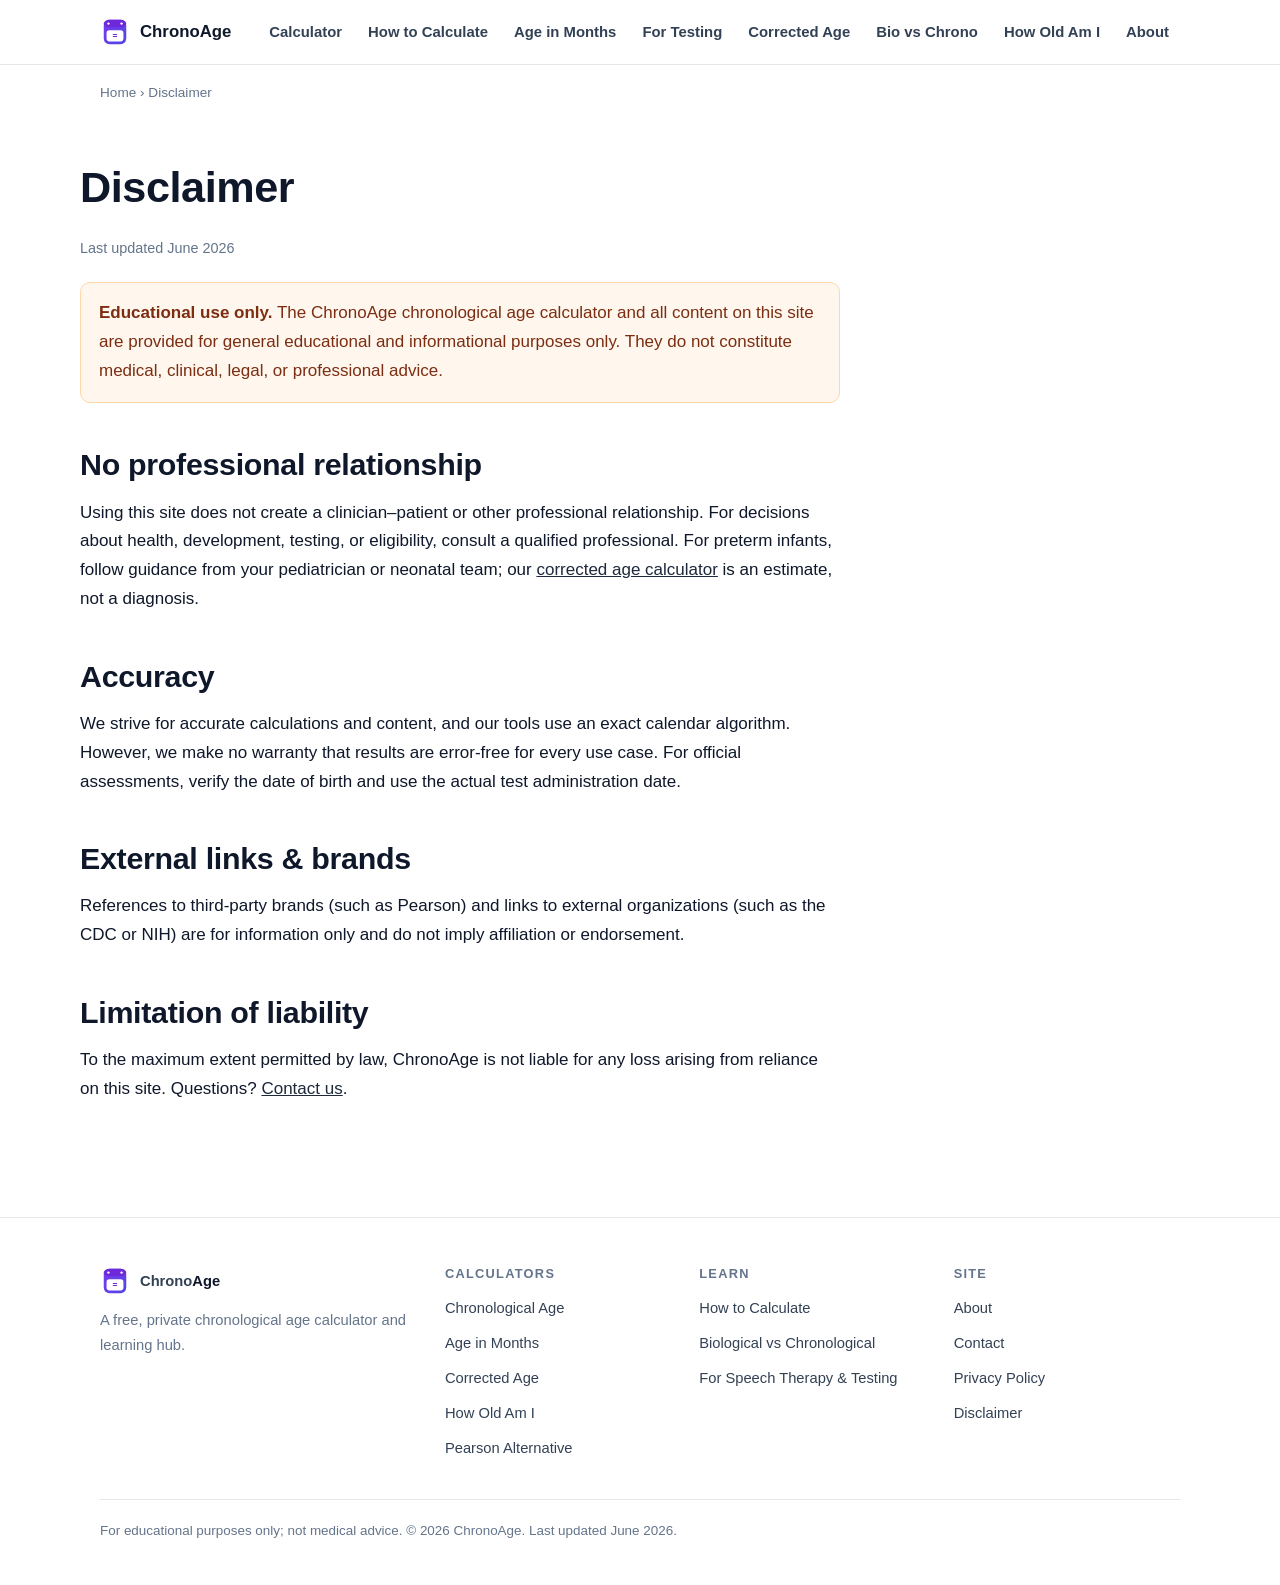
<file: disclaimer.html>
<!DOCTYPE html>
<html lang="en">
<head>
<meta charset="UTF-8">
<meta name="viewport" content="width=device-width, initial-scale=1">
<title>Disclaimer – ChronoAge Chronological Age Calculator</title>
<meta name="description" content="ChronoAge disclaimer. Our chronological age calculator and guides are for educational and informational purposes only and are not medical advice.">
<link rel="canonical" href="https://chronological-age-calculator.example/disclaimer.html">
<meta name="theme-color" content="#ffffff">
<link rel="icon" type="image/svg+xml" href="assets/img/logo-mark.svg">
<link rel="manifest" href="manifest.webmanifest">
<link rel="stylesheet" href="assets/css/styles.css">
</head>
<body>
<a class="skip-link" href="#main">Skip to content</a>
<header class="site-header">
  <div class="container nav">
    <a class="brand" href="index.html" aria-label="Chronological Age Calculator home"><img src="assets/img/logo-mark.svg" width="30" height="30" alt=""><span>Chrono<b>Age</b></span></a>
    <button class="nav-toggle" aria-label="Toggle menu" aria-expanded="false" aria-controls="nav-links"><svg viewBox="0 0 24 24" fill="none" stroke="currentColor" stroke-width="2"><path d="M3 6h18M3 12h18M3 18h18" stroke-linecap="round"/></svg></button>
    <ul class="nav-links" id="nav-links">
      <li><a href="index.html">Calculator</a></li>
      <li><a href="how-to-calculate-chronological-age.html">How to Calculate</a></li>
      <li><a href="age-in-months-calculator.html">Age in Months</a></li>
      <li><a href="chronological-age-calculator-for-testing.html">For Testing</a></li>
      <li><a href="corrected-age-calculator.html">Corrected Age</a></li>
      <li><a href="biological-vs-chronological-age.html">Bio vs Chrono</a></li>
      <li><a href="how-old-am-i.html">How Old Am I</a></li>
      <li><a href="about.html">About</a></li>
    </ul>
  </div>
</header>
<main id="main">
<div class="container"><nav class="breadcrumb" aria-label="Breadcrumb"><a href="index.html">Home</a> › Disclaimer</nav></div>
<section class="section container">
  <div class="prose">
    <h1>Disclaimer</h1>
    <p class="byline">Last updated June 2026</p>
    <div class="callout"><strong>Educational use only.</strong> The ChronoAge chronological age calculator and all content on this site are provided for general educational and informational purposes only. They do not constitute medical, clinical, legal, or professional advice.</div>

    <h2>No professional relationship</h2>
    <p>Using this site does not create a clinician–patient or other professional relationship. For decisions about health, development, testing, or eligibility, consult a qualified professional. For preterm infants, follow guidance from your pediatrician or neonatal team; our <a href="corrected-age-calculator.html">corrected age calculator</a> is an estimate, not a diagnosis.</p>

    <h2>Accuracy</h2>
    <p>We strive for accurate calculations and content, and our tools use an exact calendar algorithm. However, we make no warranty that results are error-free for every use case. For official assessments, verify the date of birth and use the actual test administration date.</p>

    <h2>External links &amp; brands</h2>
    <p>References to third-party brands (such as Pearson) and links to external organizations (such as the CDC or NIH) are for information only and do not imply affiliation or endorsement.</p>

    <h2>Limitation of liability</h2>
    <p>To the maximum extent permitted by law, ChronoAge is not liable for any loss arising from reliance on this site. Questions? <a href="contact.html">Contact us</a>.</p>
  </div>
</section>
</main>
<footer class="site-footer"><div class="container">
  <div class="footer-grid">
    <div><a class="brand" href="index.html"><img src="assets/img/logo-mark.svg" width="30" height="30" alt=""> <span>Chrono<b>Age</b></span></a><p style="color:var(--muted);font-size:.92rem;margin-top:12px">A free, private chronological age calculator and learning hub.</p></div>
    <div><h4>Calculators</h4><ul><li><a href="index.html">Chronological Age</a></li><li><a href="age-in-months-calculator.html">Age in Months</a></li><li><a href="corrected-age-calculator.html">Corrected Age</a></li><li><a href="how-old-am-i.html">How Old Am I</a></li><li><a href="pearson-chronological-age-calculator.html">Pearson Alternative</a></li></ul></div>
    <div><h4>Learn</h4><ul><li><a href="how-to-calculate-chronological-age.html">How to Calculate</a></li><li><a href="biological-vs-chronological-age.html">Biological vs Chronological</a></li><li><a href="chronological-age-calculator-for-testing.html">For Speech Therapy &amp; Testing</a></li></ul></div>
    <div><h4>Site</h4><ul><li><a href="about.html">About</a></li><li><a href="contact.html">Contact</a></li><li><a href="privacy-policy.html">Privacy Policy</a></li><li><a href="disclaimer.html">Disclaimer</a></li></ul></div>
  </div>
  <div class="footer-bottom"><p>For educational purposes only; not medical advice. &copy; <span id="year">2026</span> ChronoAge. Last updated June 2026.</p></div>
</div></footer>
<script src="assets/js/app.js" defer></script>
</body>
</html>
</file>
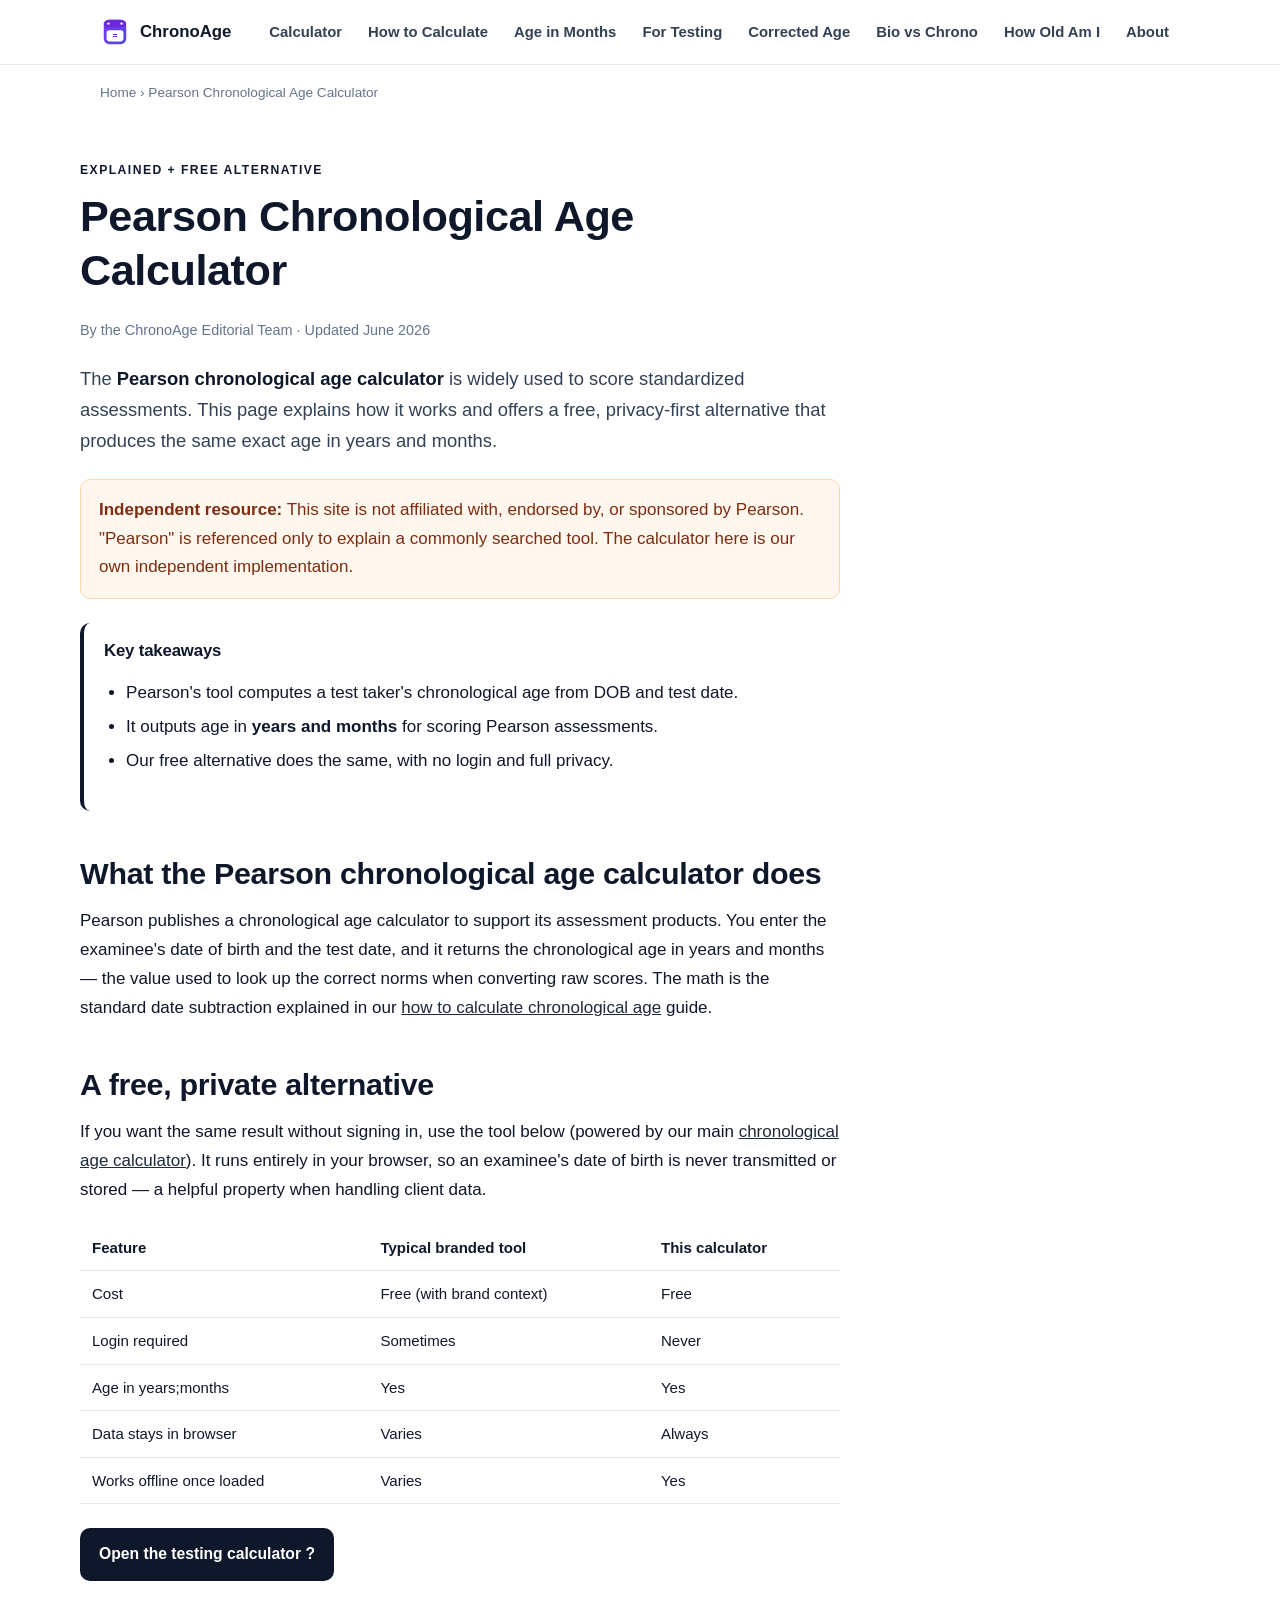
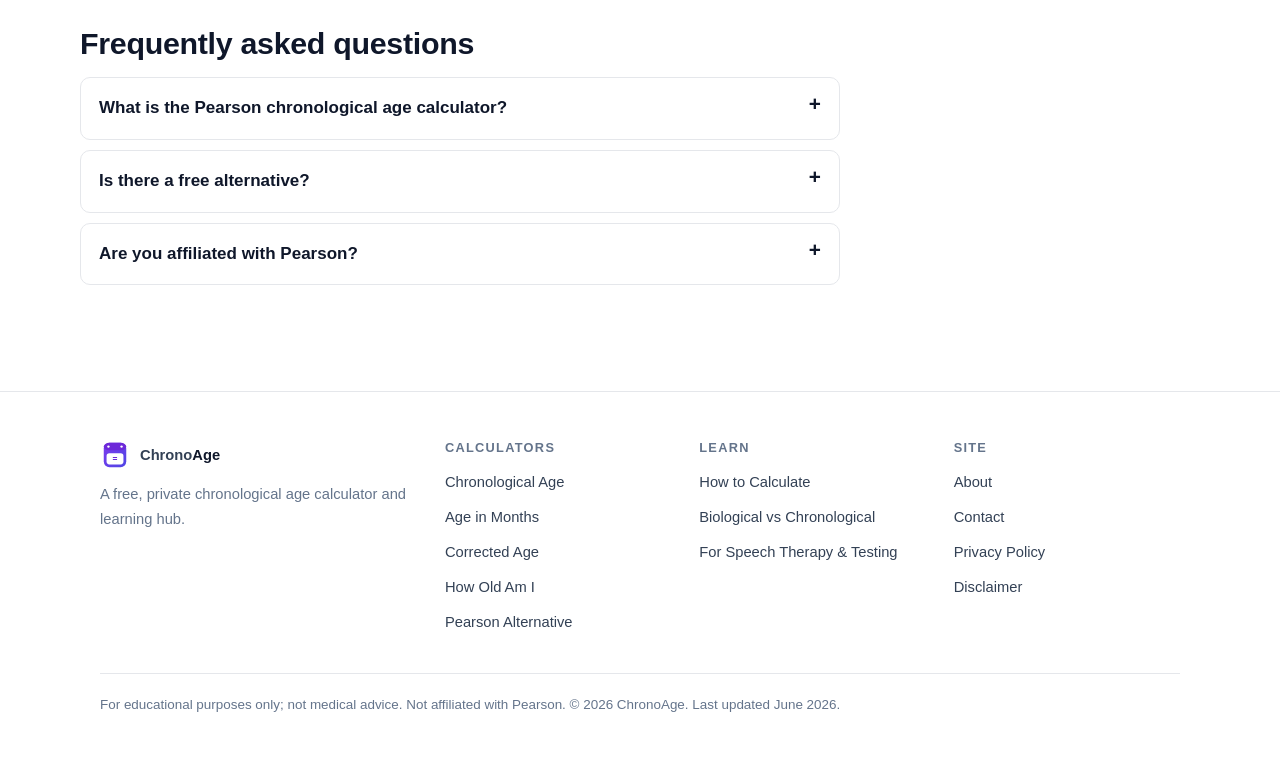
<file: pearson-chronological-age-calculator.html>
<!DOCTYPE html>
<html lang="en">
<head>
<meta charset="UTF-8">
<meta name="viewport" content="width=device-width, initial-scale=1">
<title>Pearson Chronological Age Calculator: How It Works + Free Tool</title>
<meta name="description" content="What the Pearson chronological age calculator does, how it works for testing, and a free, private alternative that gives exact age in years and months.">
<link rel="canonical" href="https://chronological-age-calculator.example/pearson-chronological-age-calculator.html">
<meta name="theme-color" content="#ffffff">
<meta property="og:type" content="article">
<meta property="og:title" content="Pearson Chronological Age Calculator: How It Works + Free Tool">
<meta property="og:description" content="How the Pearson chronological age calculator works, plus a free, private alternative.">
<meta property="og:image" content="https://chronological-age-calculator.example/assets/img/chronological-age-calculator-for-testing.svg">
<meta name="twitter:card" content="summary_large_image">
<link rel="icon" type="image/svg+xml" href="assets/img/logo-mark.svg">
<link rel="manifest" href="manifest.webmanifest">
<link rel="stylesheet" href="assets/css/styles.css">
<script type="application/ld+json">
{"@context":"https://schema.org","@type":"BreadcrumbList","itemListElement":[
{"@type":"ListItem","position":1,"name":"Home","item":"https://chronological-age-calculator.example/"},
{"@type":"ListItem","position":2,"name":"Pearson Chronological Age Calculator","item":"https://chronological-age-calculator.example/pearson-chronological-age-calculator.html"}]}
</script>
<script type="application/ld+json">
{"@context":"https://schema.org","@type":"FAQPage","mainEntity":[
{"@type":"Question","name":"What is the Pearson chronological age calculator?","acceptedAnswer":{"@type":"Answer","text":"It is a free tool from Pearson that calculates a test taker's chronological age in years and months from their date of birth and the test date, used to score Pearson assessments. This page explains how it works and offers an independent, privacy-first alternative."}},
{"@type":"Question","name":"Is there a free alternative to the Pearson chronological age calculator?","acceptedAnswer":{"@type":"Answer","text":"Yes. The calculator on this site is free, requires no login, runs entirely in your browser, and returns the same exact age in years and months needed for assessment scoring."}}]}
</script>
</head>
<body>
<a class="skip-link" href="#main">Skip to content</a>
<header class="site-header">
  <div class="container nav">
    <a class="brand" href="index.html" aria-label="Chronological Age Calculator home"><img src="assets/img/logo-mark.svg" width="30" height="30" alt=""><span>Chrono<b>Age</b></span></a>
    <button class="nav-toggle" aria-label="Toggle menu" aria-expanded="false" aria-controls="nav-links"><svg viewBox="0 0 24 24" fill="none" stroke="currentColor" stroke-width="2"><path d="M3 6h18M3 12h18M3 18h18" stroke-linecap="round"/></svg></button>
    <ul class="nav-links" id="nav-links">
      <li><a href="index.html">Calculator</a></li>
      <li><a href="how-to-calculate-chronological-age.html">How to Calculate</a></li>
      <li><a href="age-in-months-calculator.html">Age in Months</a></li>
      <li><a href="chronological-age-calculator-for-testing.html">For Testing</a></li>
      <li><a href="corrected-age-calculator.html">Corrected Age</a></li>
      <li><a href="biological-vs-chronological-age.html">Bio vs Chrono</a></li>
      <li><a href="how-old-am-i.html">How Old Am I</a></li>
      <li><a href="about.html">About</a></li>
    </ul>
  </div>
</header>

<main id="main">
<div class="container"><nav class="breadcrumb" aria-label="Breadcrumb"><a href="index.html">Home</a> › Pearson Chronological Age Calculator</nav></div>

<section class="section container">
  <div class="prose">
    <p class="eyebrow">Explained + free alternative</p>
    <h1>Pearson Chronological Age Calculator</h1>
    <p class="byline">By the ChronoAge Editorial Team · Updated June 2026</p>
    <p class="lead">The <strong>Pearson chronological age calculator</strong> is widely used to score standardized assessments. This page explains how it works and offers a free, privacy-first alternative that produces the same exact age in years and months.</p>

    <div class="callout"><strong>Independent resource:</strong> This site is not affiliated with, endorsed by, or sponsored by Pearson. "Pearson" is referenced only to explain a commonly searched tool. The calculator here is our own independent implementation.</div>

    <div class="takeaways">
      <h2 class="mt-0">Key takeaways</h2>
      <ul>
        <li>Pearson's tool computes a test taker's chronological age from DOB and test date.</li>
        <li>It outputs age in <strong>years and months</strong> for scoring Pearson assessments.</li>
        <li>Our free alternative does the same, with no login and full privacy.</li>
      </ul>
    </div>

    <h2>What the Pearson chronological age calculator does</h2>
    <p>Pearson publishes a chronological age calculator to support its assessment products. You enter the examinee's date of birth and the test date, and it returns the chronological age in years and months — the value used to look up the correct norms when converting raw scores. The math is the standard date subtraction explained in our <a href="how-to-calculate-chronological-age.html">how to calculate chronological age</a> guide.</p>

    <h2>A free, private alternative</h2>
    <p>If you want the same result without signing in, use the tool below (powered by our main <a href="index.html">chronological age calculator</a>). It runs entirely in your browser, so an examinee's date of birth is never transmitted or stored — a helpful property when handling client data.</p>

    <div class="table-wrap">
      <table>
        <thead><tr><th>Feature</th><th>Typical branded tool</th><th>This calculator</th></tr></thead>
        <tbody>
          <tr><td>Cost</td><td>Free (with brand context)</td><td>Free</td></tr>
          <tr><td>Login required</td><td>Sometimes</td><td>Never</td></tr>
          <tr><td>Age in years;months</td><td>Yes</td><td>Yes</td></tr>
          <tr><td>Data stays in browser</td><td>Varies</td><td>Always</td></tr>
          <tr><td>Works offline once loaded</td><td>Varies</td><td>Yes</td></tr>
        </tbody>
      </table>
    </div>

    <p style="margin-top:24px"><a class="btn btn-primary" href="chronological-age-calculator-for-testing.html">Open the testing calculator ?</a></p>

    <h2>Frequently asked questions</h2>
    <div class="faq">
      <details><summary>What is the Pearson chronological age calculator?</summary><p>It is a free tool from Pearson that calculates a test taker's chronological age in years and months from their date of birth and the test date, used to score Pearson assessments. This page is an independent explainer with a privacy-first alternative.</p></details>
      <details><summary>Is there a free alternative?</summary><p>Yes. The calculator on this site is free, requires no login, runs entirely in your browser, and returns the same exact age in years and months.</p></details>
      <details><summary>Are you affiliated with Pearson?</summary><p>No. This is an independent resource and is not affiliated with or endorsed by Pearson.</p></details>
    </div>
  </div>
</section>
</main>

<footer class="site-footer"><div class="container">
  <div class="footer-grid">
    <div><a class="brand" href="index.html"><img src="assets/img/logo-mark.svg" width="30" height="30" alt=""> <span>Chrono<b>Age</b></span></a><p style="color:var(--muted);font-size:.92rem;margin-top:12px">A free, private chronological age calculator and learning hub.</p></div>
    <div><h4>Calculators</h4><ul><li><a href="index.html">Chronological Age</a></li><li><a href="age-in-months-calculator.html">Age in Months</a></li><li><a href="corrected-age-calculator.html">Corrected Age</a></li><li><a href="how-old-am-i.html">How Old Am I</a></li><li><a href="pearson-chronological-age-calculator.html">Pearson Alternative</a></li></ul></div>
    <div><h4>Learn</h4><ul><li><a href="how-to-calculate-chronological-age.html">How to Calculate</a></li><li><a href="biological-vs-chronological-age.html">Biological vs Chronological</a></li><li><a href="chronological-age-calculator-for-testing.html">For Speech Therapy &amp; Testing</a></li></ul></div>
    <div><h4>Site</h4><ul><li><a href="about.html">About</a></li><li><a href="contact.html">Contact</a></li><li><a href="privacy-policy.html">Privacy Policy</a></li><li><a href="disclaimer.html">Disclaimer</a></li></ul></div>
  </div>
  <div class="footer-bottom"><p>For educational purposes only; not medical advice. Not affiliated with Pearson. &copy; <span id="year">2026</span> ChronoAge. Last updated June 2026.</p></div>
</div></footer>
<script src="assets/js/app.js" defer></script>
</body>
</html>
</file>
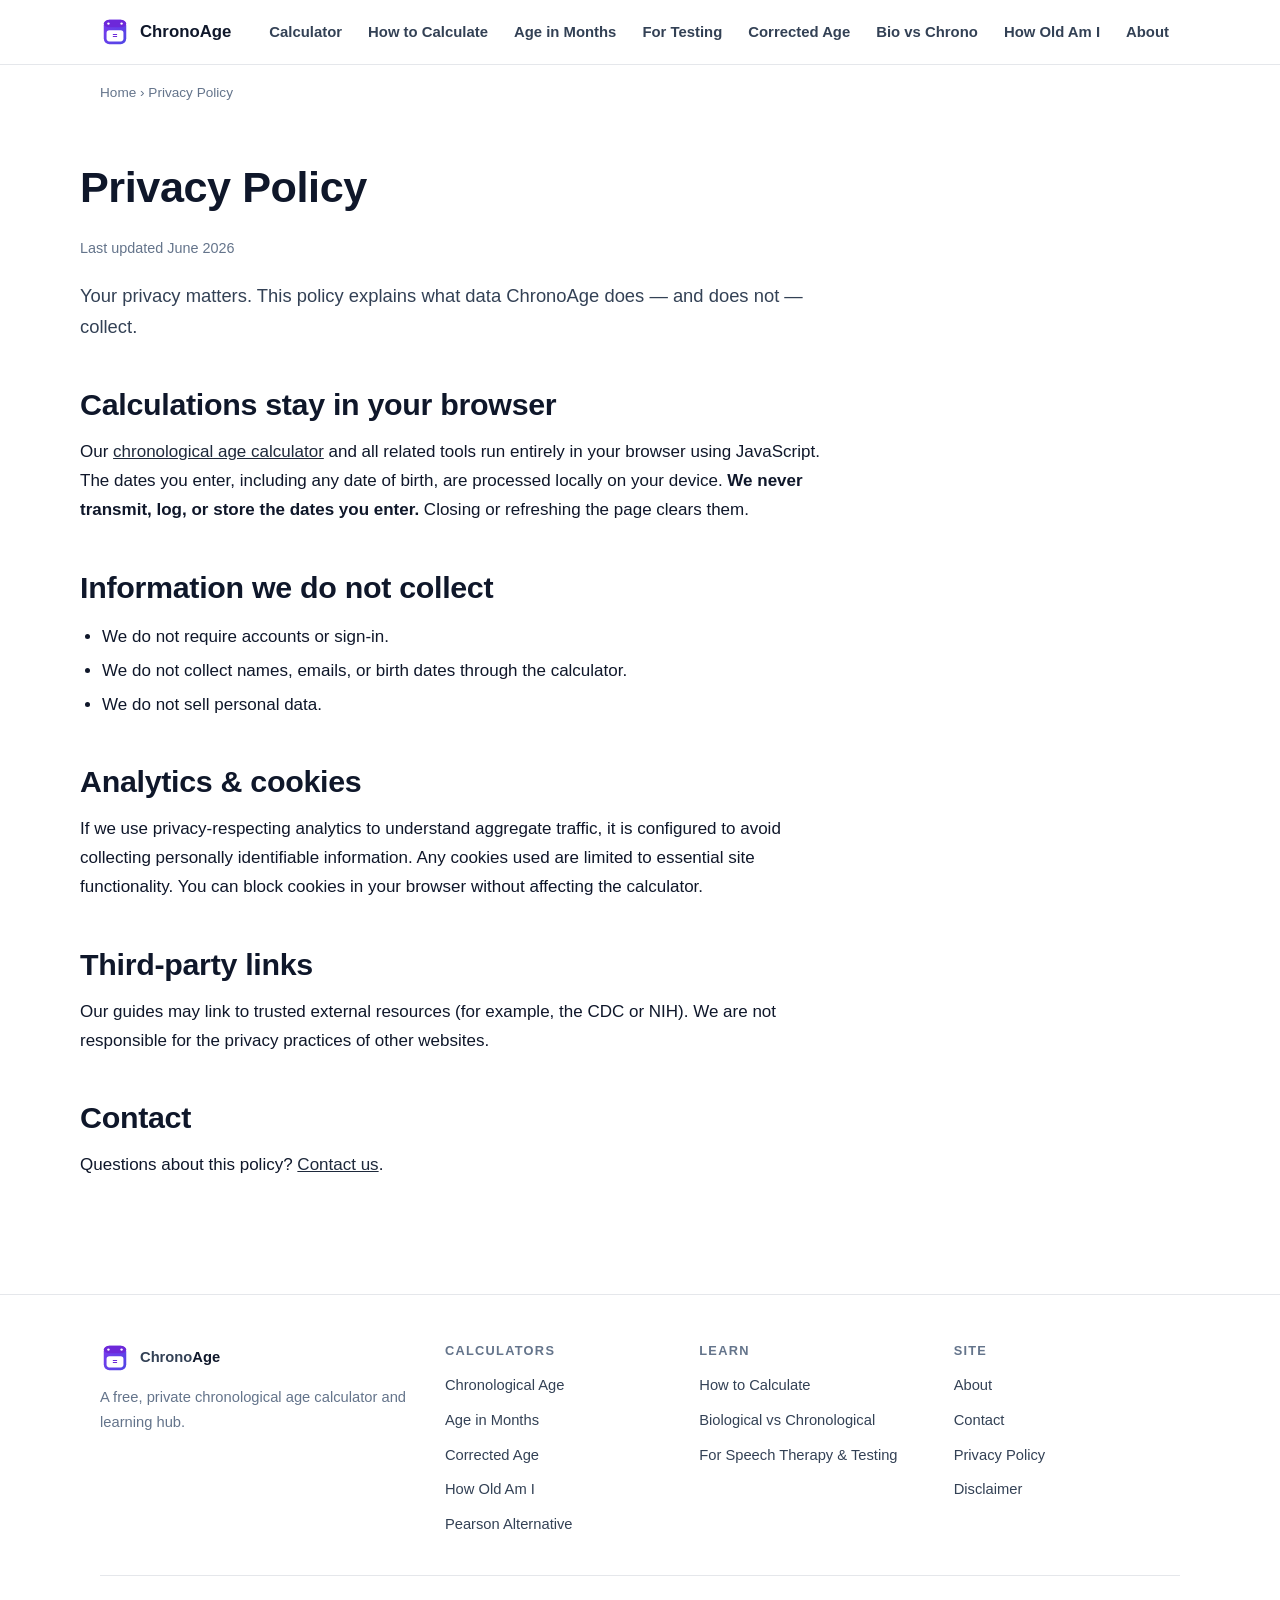
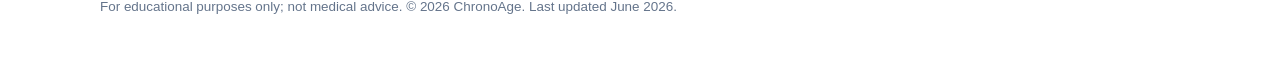
<file: privacy-policy.html>
<!DOCTYPE html>
<html lang="en">
<head>
<meta charset="UTF-8">
<meta name="viewport" content="width=device-width, initial-scale=1">
<title>Privacy Policy – ChronoAge Chronological Age Calculator</title>
<meta name="description" content="ChronoAge privacy policy. Our chronological age calculator runs entirely in your browser; we never transmit or store your date of birth.">
<link rel="canonical" href="https://chronological-age-calculator.example/privacy-policy.html">
<meta name="theme-color" content="#ffffff">
<link rel="icon" type="image/svg+xml" href="assets/img/logo-mark.svg">
<link rel="manifest" href="manifest.webmanifest">
<link rel="stylesheet" href="assets/css/styles.css">
</head>
<body>
<a class="skip-link" href="#main">Skip to content</a>
<header class="site-header">
  <div class="container nav">
    <a class="brand" href="index.html" aria-label="Chronological Age Calculator home"><img src="assets/img/logo-mark.svg" width="30" height="30" alt=""><span>Chrono<b>Age</b></span></a>
    <button class="nav-toggle" aria-label="Toggle menu" aria-expanded="false" aria-controls="nav-links"><svg viewBox="0 0 24 24" fill="none" stroke="currentColor" stroke-width="2"><path d="M3 6h18M3 12h18M3 18h18" stroke-linecap="round"/></svg></button>
    <ul class="nav-links" id="nav-links">
      <li><a href="index.html">Calculator</a></li>
      <li><a href="how-to-calculate-chronological-age.html">How to Calculate</a></li>
      <li><a href="age-in-months-calculator.html">Age in Months</a></li>
      <li><a href="chronological-age-calculator-for-testing.html">For Testing</a></li>
      <li><a href="corrected-age-calculator.html">Corrected Age</a></li>
      <li><a href="biological-vs-chronological-age.html">Bio vs Chrono</a></li>
      <li><a href="how-old-am-i.html">How Old Am I</a></li>
      <li><a href="about.html">About</a></li>
    </ul>
  </div>
</header>
<main id="main">
<div class="container"><nav class="breadcrumb" aria-label="Breadcrumb"><a href="index.html">Home</a> › Privacy Policy</nav></div>
<section class="section container">
  <div class="prose">
    <h1>Privacy Policy</h1>
    <p class="byline">Last updated June 2026</p>
    <p class="lead">Your privacy matters. This policy explains what data ChronoAge does — and does not — collect.</p>

    <h2>Calculations stay in your browser</h2>
    <p>Our <a href="index.html">chronological age calculator</a> and all related tools run entirely in your browser using JavaScript. The dates you enter, including any date of birth, are processed locally on your device. <strong>We never transmit, log, or store the dates you enter.</strong> Closing or refreshing the page clears them.</p>

    <h2>Information we do not collect</h2>
    <ul>
      <li>We do not require accounts or sign-in.</li>
      <li>We do not collect names, emails, or birth dates through the calculator.</li>
      <li>We do not sell personal data.</li>
    </ul>

    <h2>Analytics &amp; cookies</h2>
    <p>If we use privacy-respecting analytics to understand aggregate traffic, it is configured to avoid collecting personally identifiable information. Any cookies used are limited to essential site functionality. You can block cookies in your browser without affecting the calculator.</p>

    <h2>Third-party links</h2>
    <p>Our guides may link to trusted external resources (for example, the CDC or NIH). We are not responsible for the privacy practices of other websites.</p>

    <h2>Contact</h2>
    <p>Questions about this policy? <a href="contact.html">Contact us</a>.</p>
  </div>
</section>
</main>
<footer class="site-footer"><div class="container">
  <div class="footer-grid">
    <div><a class="brand" href="index.html"><img src="assets/img/logo-mark.svg" width="30" height="30" alt=""> <span>Chrono<b>Age</b></span></a><p style="color:var(--muted);font-size:.92rem;margin-top:12px">A free, private chronological age calculator and learning hub.</p></div>
    <div><h4>Calculators</h4><ul><li><a href="index.html">Chronological Age</a></li><li><a href="age-in-months-calculator.html">Age in Months</a></li><li><a href="corrected-age-calculator.html">Corrected Age</a></li><li><a href="how-old-am-i.html">How Old Am I</a></li><li><a href="pearson-chronological-age-calculator.html">Pearson Alternative</a></li></ul></div>
    <div><h4>Learn</h4><ul><li><a href="how-to-calculate-chronological-age.html">How to Calculate</a></li><li><a href="biological-vs-chronological-age.html">Biological vs Chronological</a></li><li><a href="chronological-age-calculator-for-testing.html">For Speech Therapy &amp; Testing</a></li></ul></div>
    <div><h4>Site</h4><ul><li><a href="about.html">About</a></li><li><a href="contact.html">Contact</a></li><li><a href="privacy-policy.html">Privacy Policy</a></li><li><a href="disclaimer.html">Disclaimer</a></li></ul></div>
  </div>
  <div class="footer-bottom"><p>For educational purposes only; not medical advice. &copy; <span id="year">2026</span> ChronoAge. Last updated June 2026.</p></div>
</div></footer>
<script src="assets/js/app.js" defer></script>
</body>
</html>
</file>
<file: assets/css/styles.css>
/* ==========================================================================
   Chronological Age Calculator — Design System
   Dependency-free, mobile-first, WCAG 2.2 AA, dark/light aware.
   Theme: White / Neutral
   ========================================================================== */

:root {
  --teal: #0f172a;
  --teal-dark: #020617;
  --blue: #1e293b;
  --blue-dark: #0f172a;
  --ink: #0f172a;
  --ink-soft: #334155;
  --muted: #64748b;
  --line: #e5e7eb;
  --bg: #ffffff;
  --card: #ffffff;
  --card-2: #ffffff;
  --accent-soft: #f8fafc;
  --ok: #16a34a;
  --warn: #b45309;
  --err: #dc2626;
  --radius: 16px;
  --radius-sm: 10px;
  --shadow: 0 1px 2px rgba(15, 23, 42, .06), 0 8px 24px rgba(15, 23, 42, .06);
  --shadow-lg: 0 12px 40px rgba(15, 23, 42, .12);
  --maxw: 1120px;
  --font: -apple-system, BlinkMacSystemFont, "Segoe UI", Roboto, Helvetica, Arial,
          "Apple Color Emoji", "Segoe UI Emoji", sans-serif;
}

@media (prefers-color-scheme: dark) {
  :root {
    --ink: #0f172a;
    --ink-soft: #334155;
    --muted: #64748b;
    --line: #e5e7eb;
    --bg: #ffffff;
    --card: #ffffff;
    --card-2: #ffffff;
    --accent-soft: #f8fafc;
    --shadow: 0 1px 2px rgba(15, 23, 42, .06), 0 8px 24px rgba(15, 23, 42, .06);
    --shadow-lg: 0 12px 40px rgba(15, 23, 42, .12);
  }
}

* { box-sizing: border-box; }

html { scroll-behavior: smooth; -webkit-text-size-adjust: 100%; }
@media (prefers-reduced-motion: reduce) {
  html { scroll-behavior: auto; }
  * { animation: none !important; transition: none !important; }
}

body {
  margin: 0;
  font-family: var(--font);
  font-size: 17px;
  line-height: 1.7;
  color: var(--ink);
  background: var(--bg);
  -webkit-font-smoothing: antialiased;
}

/* ---------- Accessibility helpers ---------- */
.skip-link {
  position: absolute;
  left: -9999px;
  top: 0;
  background: var(--blue);
  color: #fff;
  padding: .6rem 1rem;
  border-radius: 0 0 var(--radius-sm) 0;
  z-index: 1000;
}
.skip-link:focus { left: 0; }

:focus-visible {
  outline: 3px solid var(--blue);
  outline-offset: 2px;
  border-radius: 4px;
}

.sr-only {
  position: absolute; width: 1px; height: 1px; padding: 0; margin: -1px;
  overflow: hidden; clip: rect(0,0,0,0); white-space: nowrap; border: 0;
}

/* ---------- Layout ---------- */
.container { width: 100%; max-width: var(--maxw); margin: 0 auto; padding: 0 20px; }
.section { padding: 56px 0; }
main { display: block; }

/* ---------- Header / Nav ---------- */
.site-header {
  position: sticky; top: 0; z-index: 100;
  background: color-mix(in srgb, var(--card) 88%, transparent);
  backdrop-filter: saturate(160%) blur(10px);
  border-bottom: 1px solid var(--line);
}
.nav {
  display: flex; align-items: center; justify-content: space-between;
  gap: 16px; height: 64px;
}
.brand { display: flex; align-items: center; gap: 10px; font-weight: 800; color: var(--ink); text-decoration: none; font-size: 1.05rem; }
.brand svg { width: 30px; height: 30px; flex: 0 0 auto; }
.brand b { color: var(--teal); }

.nav-links { display: flex; align-items: center; gap: 4px; list-style: none; margin: 0; padding: 0; }
.nav-links a {
  color: var(--ink-soft); text-decoration: none; font-size: .93rem; font-weight: 600;
  padding: 8px 11px; border-radius: var(--radius-sm); white-space: nowrap;
}
.nav-links a:hover, .nav-links a[aria-current="page"] { background: var(--accent-soft); color: var(--teal-dark); }

.nav-toggle {
  display: none; background: none; border: 1px solid var(--line); border-radius: var(--radius-sm);
  width: 44px; height: 40px; cursor: pointer; color: var(--ink);
}
.nav-toggle svg { width: 22px; height: 22px; }

@media (max-width: 980px) {
  .nav-toggle { display: inline-flex; align-items: center; justify-content: center; }
  .nav-links {
    position: absolute; top: 64px; left: 0; right: 0;
    flex-direction: column; align-items: stretch; gap: 0;
    background: var(--card); border-bottom: 1px solid var(--line);
    padding: 8px 16px 16px; box-shadow: var(--shadow);
    display: none;
  }
  .nav-links.open { display: flex; }
  .nav-links a { padding: 12px 10px; border-radius: 8px; }
}

/* ---------- Typography ---------- */
h1, h2, h3, h4 { line-height: 1.25; color: var(--ink); margin: 1.4em 0 .5em; font-weight: 800; letter-spacing: -.01em; }
h1 { font-size: clamp(1.9rem, 4.4vw, 2.7rem); margin-top: 0; }
h2 { font-size: clamp(1.4rem, 3vw, 1.9rem); }
h3 { font-size: 1.2rem; }
p { margin: 0 0 1.05em; }
a { color: var(--blue); }
a:hover { color: var(--blue-dark); }
ul, ol { padding-left: 1.3em; }
li { margin: .3em 0; }
strong { color: var(--ink); }

.lead { font-size: 1.15rem; color: var(--ink-soft); }
.eyebrow { text-transform: uppercase; letter-spacing: .12em; font-size: .76rem; font-weight: 800; color: var(--teal); margin: 0 0 8px; }

/* ---------- Hero ---------- */
.hero { padding: 40px 0 8px; }
.hero-grid { display: grid; grid-template-columns: 1.05fr .95fr; gap: 36px; align-items: center; }
@media (max-width: 900px) { .hero-grid { grid-template-columns: 1fr; } }
.hero-art { width: 100%; height: auto; border-radius: var(--radius); }
.hero-copy .eyebrow, .hero-copy h1, .hero-copy .lead { text-align: left; }

/* ---------- Buttons ---------- */
.btn {
  display: inline-flex; align-items: center; justify-content: center; gap: 8px;
  font: inherit; font-weight: 700; cursor: pointer; text-decoration: none;
  border: 1px solid transparent; border-radius: var(--radius-sm);
  padding: 12px 18px; font-size: .98rem; transition: transform .05s ease, background .15s ease;
}
.btn:active { transform: translateY(1px); }
.btn-primary { background: var(--teal); color: #fff; }
.btn-primary:hover { background: var(--teal-dark); color: #fff; }
.btn-ghost { background: transparent; border-color: var(--line); color: var(--ink); }
.btn-ghost:hover { background: var(--card-2); }
.btn-row { display: flex; flex-wrap: wrap; gap: 10px; }

/* ---------- Cards ---------- */
.card {
  background: var(--card); border: 1px solid var(--line); border-radius: var(--radius);
  box-shadow: var(--shadow); padding: 24px;
}
.calc-card { box-shadow: var(--shadow-lg); padding: 26px; }

/* ---------- Calculator ---------- */
.field { margin-bottom: 16px; }
.field label { display: block; font-weight: 700; margin-bottom: 6px; font-size: .95rem; }
.field .hint { color: var(--muted); font-size: .85rem; font-weight: 500; }
.field input[type="date"],
.field input[type="number"] {
  width: 100%; font: inherit; padding: 12px 14px; color: var(--ink);
  background: var(--bg); border: 1.5px solid var(--line); border-radius: var(--radius-sm);
}
.field input:focus { border-color: var(--teal); }
.error-msg { color: var(--err); font-size: .88rem; font-weight: 600; margin-top: 6px; min-height: 1.1em; }

.result {
  margin-top: 8px; padding: 20px; border-radius: var(--radius-sm);
  background: var(--accent-soft); border: 1px solid color-mix(in srgb, var(--teal) 25%, transparent);
}
.result.hidden { display: none; }
.result-main { font-size: clamp(1.4rem, 4vw, 2rem); font-weight: 800; color: var(--teal-dark); margin: 0 0 4px; }
.result-grid { display: grid; grid-template-columns: repeat(auto-fit, minmax(120px, 1fr)); gap: 12px; margin-top: 14px; }
.result-grid .stat { background: var(--card); border: 1px solid var(--line); border-radius: var(--radius-sm); padding: 12px; text-align: center; }
.result-grid .stat b { display: block; font-size: 1.25rem; color: var(--ink); }
.result-grid .stat span { font-size: .8rem; color: var(--muted); text-transform: uppercase; letter-spacing: .05em; }
.privacy-note { font-size: .82rem; color: var(--muted); margin-top: 12px; display: flex; gap: 6px; align-items: center; }
.privacy-note svg { width: 16px; height: 16px; flex: 0 0 auto; color: var(--ok); }

/* ---------- Breadcrumbs ---------- */
.breadcrumb { font-size: .85rem; color: var(--muted); padding: 16px 0 0; }
.breadcrumb a { color: var(--muted); text-decoration: none; }
.breadcrumb a:hover { text-decoration: underline; }

/* ---------- Content blocks ---------- */
.prose { max-width: 760px; }
.prose img, figure img { max-width: 100%; height: auto; border-radius: var(--radius); border: 1px solid var(--line); }
figure { margin: 1.6em 0; }
figcaption { font-size: .85rem; color: var(--muted); margin-top: 8px; text-align: center; }

.takeaways {
  background: var(--card-2); border-left: 4px solid var(--teal); border-radius: var(--radius-sm);
  padding: 18px 20px; margin: 24px 0;
}
.takeaways h2, .takeaways h3 { margin-top: 0; font-size: 1.05rem; }

.toc {
  background: var(--card); border: 1px solid var(--line); border-radius: var(--radius-sm);
  padding: 16px 20px; margin: 24px 0;
}
.toc strong { display: block; margin-bottom: 8px; }
.toc ol { margin: 0; }
.toc a { text-decoration: none; }
.toc a:hover { text-decoration: underline; }

/* ---------- Doc layout: TOC on the left, content on the right ---------- */
.doc-layout { display: grid; grid-template-columns: 260px minmax(0, 1fr); gap: 40px; align-items: start; }
.doc-layout .toc {
  margin: 0;
  position: sticky;
  top: 88px;
  max-height: calc(100vh - 110px);
  overflow-y: auto;
}
.doc-layout .prose { max-width: none; }
@media (max-width: 900px) {
  .doc-layout { grid-template-columns: 1fr; }
  .doc-layout .toc { position: static; max-height: none; }
}

/* ---------- Tables ---------- */
.table-wrap { overflow-x: auto; margin: 20px 0; }
table { width: 100%; border-collapse: collapse; font-size: .94rem; }
th, td { text-align: left; padding: 10px 12px; border-bottom: 1px solid var(--line); }
th { background: var(--card-2); font-weight: 700; }
tbody tr:hover { background: var(--accent-soft); }

/* ---------- FAQ ---------- */
.faq details {
  border: 1px solid var(--line); border-radius: var(--radius-sm);
  padding: 0 18px; margin-bottom: 10px; background: var(--card);
}
.faq summary { cursor: pointer; font-weight: 700; padding: 16px 0; list-style: none; }
.faq summary::-webkit-details-marker { display: none; }
.faq summary::after { content: "+"; float: right; color: var(--teal); font-size: 1.3rem; line-height: 1; }
.faq details[open] summary::after { content: "\2013"; }
.faq details[open] { padding-bottom: 8px; }

/* ---------- Related cards ---------- */
.grid-cards { display: grid; grid-template-columns: repeat(auto-fill, minmax(260px, 1fr)); gap: 18px; }
.link-card { display: block; text-decoration: none; color: var(--ink); }
.link-card .card { height: 100%; transition: transform .12s ease, box-shadow .12s ease; }
.link-card:hover .card { transform: translateY(-3px); box-shadow: var(--shadow-lg); }
.link-card h3 { margin: 0 0 6px; color: var(--teal-dark); font-size: 1.08rem; }
.link-card p { margin: 0; color: var(--muted); font-size: .92rem; }

/* ---------- Disclaimer / callout ---------- */
.callout {
  border-radius: var(--radius-sm); padding: 16px 18px; margin: 22px 0;
  background: #fff7ed; border: 1px solid #fed7aa; color: #7c2d12;
}
@media (prefers-color-scheme: dark) {
  .callout { background: #2a1a0a; border-color: #5a3413; color: #fdba74; }
}
.callout strong { color: inherit; }

/* ---------- Footer ---------- */
.site-footer { background: var(--card); border-top: 1px solid var(--line); padding: 48px 0 28px; margin-top: 40px; }
.footer-grid { display: grid; grid-template-columns: 1.4fr repeat(3, 1fr); gap: 28px; }
@media (max-width: 820px) { .footer-grid { grid-template-columns: 1fr 1fr; } }
@media (max-width: 520px) { .footer-grid { grid-template-columns: 1fr; } }
.footer-grid h4 { font-size: .8rem; text-transform: uppercase; letter-spacing: .1em; color: var(--muted); margin: 0 0 12px; }
.footer-grid ul { list-style: none; padding: 0; margin: 0; }
.footer-grid li { margin: .35em 0; }
.footer-grid a { color: var(--ink-soft); text-decoration: none; font-size: .92rem; }
.footer-grid a:hover { color: var(--teal-dark); }
.footer-bottom { border-top: 1px solid var(--line); margin-top: 30px; padding-top: 20px; font-size: .84rem; color: var(--muted); }

/* ---------- Misc ---------- */
.byline { color: var(--muted); font-size: .9rem; margin: 0 0 20px; }
.byline a { color: var(--muted); }
.pill { display: inline-block; background: var(--accent-soft); color: var(--teal-dark); font-size: .78rem; font-weight: 700; padding: 4px 10px; border-radius: 999px; }
.center { text-align: center; }
.mt-0 { margin-top: 0; }
hr { border: none; border-top: 1px solid var(--line); margin: 36px 0; }
</file>
